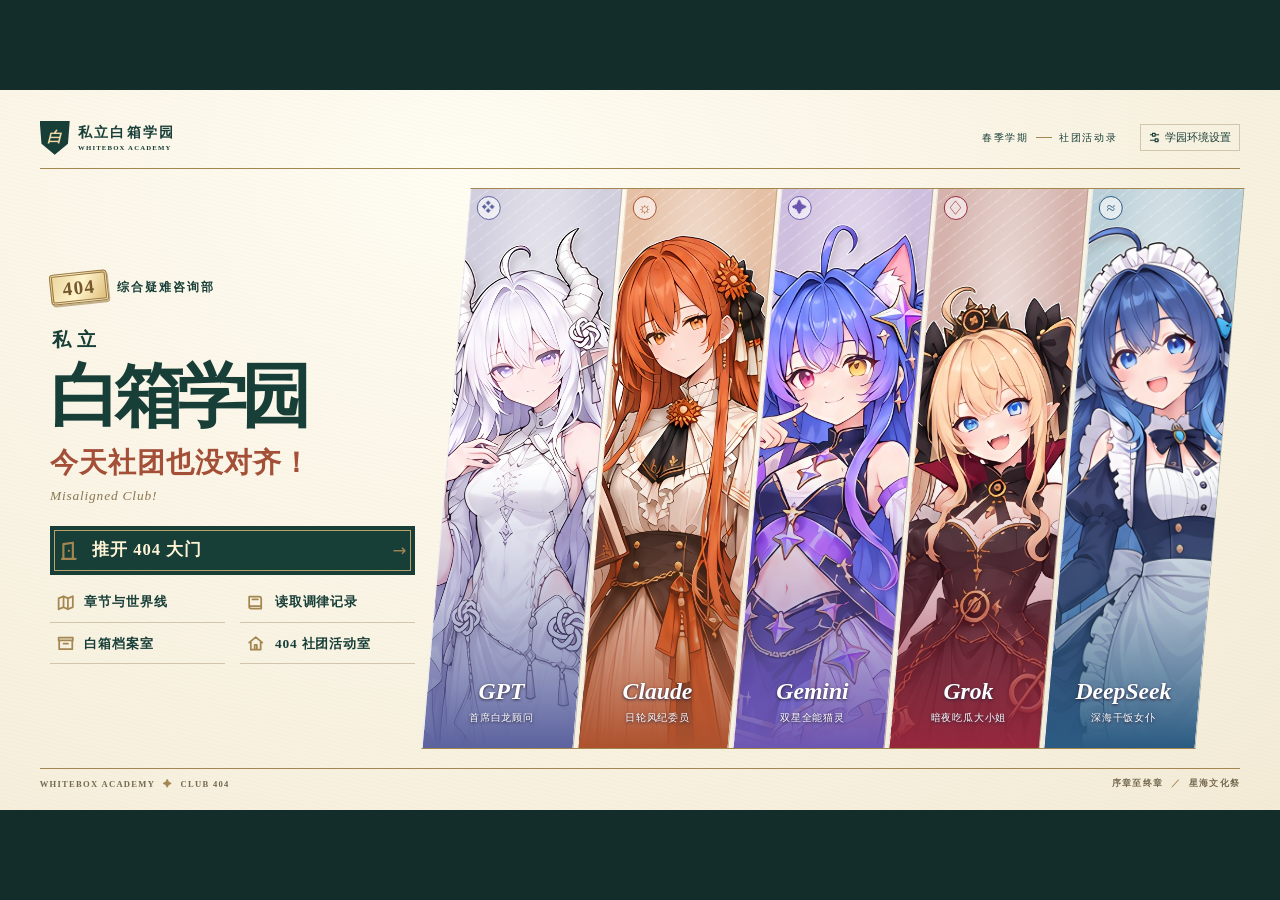
<file: index.html>
<!doctype html>
<html lang="zh-CN">
  <head>
    <meta charset="utf-8" />
    <meta name="viewport" content="width=device-width,initial-scale=1,viewport-fit=cover" />
    <meta name="theme-color" content="#153e38" />
    <link rel="icon" type="image/webp" href="assets/avatars/gpt-1.webp" />
    <title>私立白箱学园：今天社团也没对齐！</title>
    <link rel="preload" as="image" href="assets/holo-cards/gpt-face.webp" />
    <link rel="preload" as="image" href="assets/holo-cards/claude-face.webp" />
    <link rel="preload" as="image" href="assets/holo-cards/gemini-face.webp" />
    <link rel="preload" as="image" href="assets/holo-cards/grok-face.webp" />
    <link rel="preload" as="image" href="assets/holo-cards/deepseek-face.webp" />
    <link rel="stylesheet" href="src/game.css" />
    <link rel="stylesheet" href="src/activities.css" />
    <link rel="stylesheet" href="src/commissions.css" />
    <link rel="stylesheet" href="src/flowchart.css" />
    <link rel="stylesheet" href="src/story-games.css" />
    <link rel="stylesheet" href="src/arcade.css" />
    <script defer src="src/icons.js"></script>
    <script defer src="src/prologue.js"></script>
    <script defer src="src/chapter1.js"></script>
    <script defer src="src/chapter2.js"></script>
    <script defer src="src/chapter3.js"></script>
    <script defer src="src/chapter4.js"></script>
    <script defer src="src/chapter5.js"></script>
    <script defer src="src/engine.js"></script>
    <script defer src="src/replay-data.js"></script>
    <script defer src="src/replay.js"></script>
    <script defer src="src/flowchart.js"></script>
    <script defer src="src/poke.js"></script>
    <script defer src="src/audio.js"></script>
    <script defer src="src/studio-poses.js"></script>
    <script defer src="src/studio.js"></script>
    <script defer src="src/commissions-data.js"></script>
    <script defer src="src/club-activities.js"></script>
    <script defer src="src/commissions-ui.js"></script>
    <script defer src="src/recreation.js"></script>
    <script defer src="src/tea.js"></script>
    <script defer src="src/tea-room.js"></script>
    <script defer src="src/story-games.js"></script>
    <script defer src="src/arcade-decks.js"></script>
    <script defer src="src/arcade.js"></script>
    <script defer src="src/arcade-rounds.js"></script>
    <script defer src="src/arcade-room.js"></script>
    <script defer src="src/game.js"></script>
  </head>
  <body>
    <main id="academy">
      <section id="title-page" aria-label="标题界面">
        <header class="mast">
          <div class="school">
            <span class="crest" aria-hidden="true">白</span
            ><span>私立白箱学园<small>WHITEBOX ACADEMY</small></span>
          </div>
          <div class="mast-tools"><span class="term">春季学期 <i></i> 社团活动录</span><button data-title="settings" data-icon="settings">学园环境设置</button></div>
        </header>
        <div class="cover">
          <div class="cover-copy">
            <div class="door"><span>404</span> 综合疑难咨询部</div>
            <h1><small>私立</small>白箱学园</h1>
            <p class="subtitle">今天社团也没对齐！</p>
            <p class="english" lang="en">Misaligned Club!</p>
            <nav aria-label="主菜单">
              <button class="start" data-title="start" data-icon="door">推开 404 大门 <b>→</b></button>
              <button class="resume" data-title="resume" data-icon="play" hidden><strong></strong><b>→</b></button>
              <button data-title="chapters" data-icon="map">章节与世界线</button>
              <button data-title="load" data-icon="book">读取调律记录</button>
              <button data-title="gallery" data-icon="archive">白箱档案室</button>
              <button data-title="commissions" data-icon="club">404 社团活动室</button>
            </nav>
          </div>
          <div id="accordion" aria-label="五位社团部员"></div>
        </div>
        <footer class="cover-foot">
          <span>WHITEBOX ACADEMY <i>✦</i> CLUB 404</span><span>序章至终章 <i>／</i> 星海文化祭</span>
        </footer>
      </section>
      <section id="reader" hidden tabindex="-1" aria-label="剧情阅读器">
        <div id="scene"></div>
        <div id="cast"></div>
        <div id="chapter"></div>
        <button id="menu-key" title="游戏菜单 (Esc)" aria-label="游戏菜单">☰</button>
        <div id="stage-hit" aria-hidden="true"></div>
        <div class="reader-dock">
          <article id="textbox" tabindex="0" aria-label="对白，点击继续">
            <div class="dialogue-head">
              <span id="speaker"></span><button id="note-toggle" hidden>偷看内心草稿</button>
            </div>
            <aside id="note" hidden></aside>
            <div id="speech" aria-live="off"></div>
            <i class="turn" aria-hidden="true">◆</i>
          </article>
          <nav id="quick" aria-label="阅读控制">
            <button title="回退 (←)" data-quick="back">回退</button><button title="对话回看" data-quick="log">回看</button
            ><button title="自动阅读" data-quick="auto">自动</button><button title="快进" data-quick="skip">快进</button
            ><button title="隐藏 (H)" data-quick="hide">隐藏</button><button title="保存进度" data-quick="save">存档</button
            ><button title="读取进度" data-quick="load">读档</button>
          </nav>
        </div>
        <p class="cold-hint">点击屏幕继续 ▸</p>
        <div id="event" hidden></div>
        <div id="notice" hidden></div>
      </section>
    </main>
    <dialog id="system" aria-labelledby="system-heading">
      <div class="dialog-head">
        <h2 id="system-heading"></h2>
        <button id="close-system" aria-label="关闭">×</button>
      </div>
      <nav id="hub-nav" class="gallery-tabs" aria-label="馆内导航" hidden></nav>
      <div id="system-body"></div>
    </dialog>
    <dialog id="cg-viewer" aria-label="全屏鉴赏">
      <div class="viewer-canvas"><img alt="" /></div>
      <form method="dialog">
        <button type="button" id="view-motion" hidden>播放动态</button>
        <button type="button" id="view-detail" aria-pressed="false">原尺寸</button>
        <button autofocus id="view-back">返回相册 ×</button>
      </form>
    </dialog>
    <div id="toast" role="status"></div>
    <div id="poke-bubble" role="status" hidden></div>
    <div id="achievement-toast" role="status" popover="manual" hidden></div>
  </body>
</html>
</file>
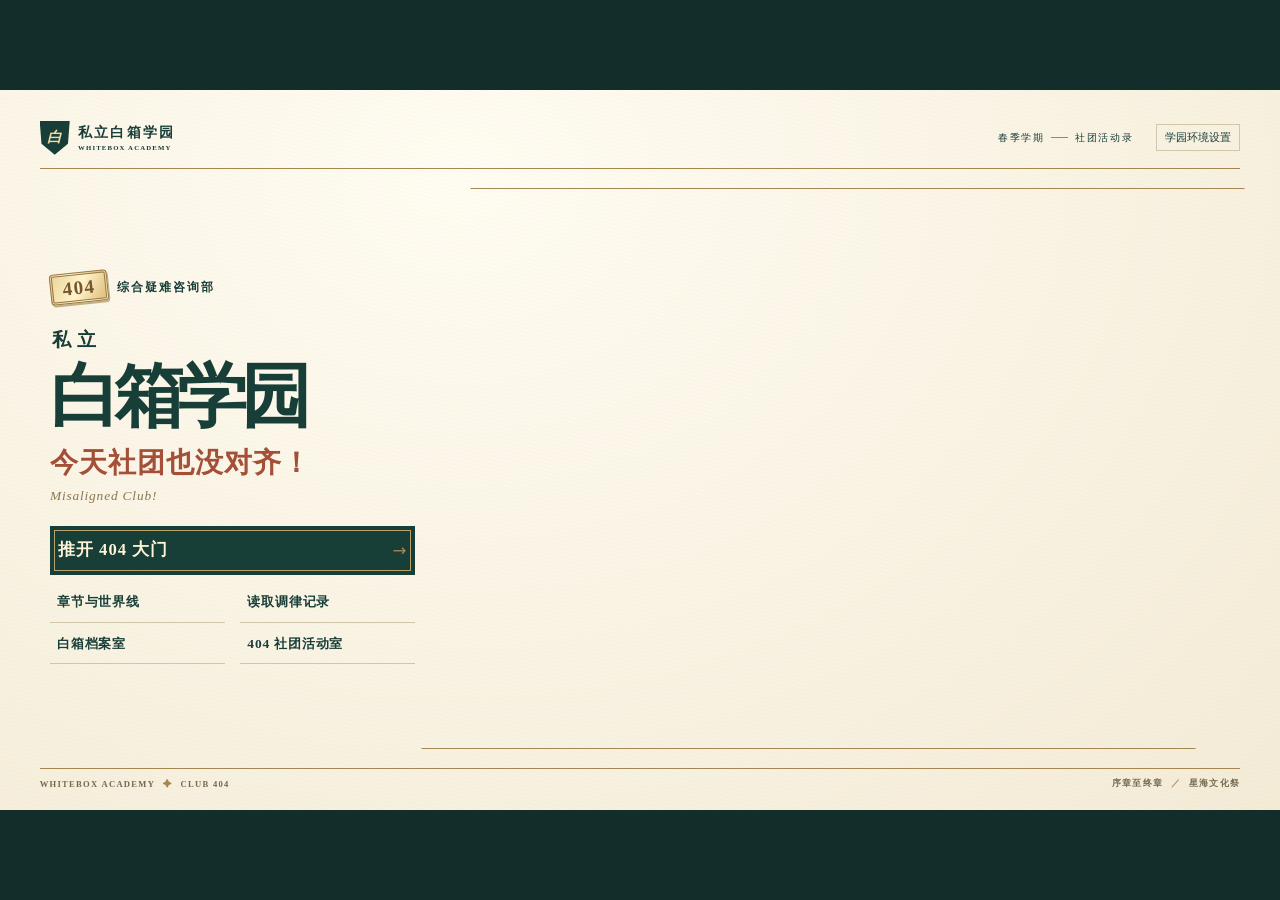
<file: outputs/Banana动态CG试看.html>
<!doctype html>
<html lang="zh-CN">
<meta charset="utf-8">
<meta http-equiv="refresh" content="0;url=../index.html?preview=cg&amp;id=cg_ch3_scavenger_hand&amp;id=cg_confession_grok&amp;id=cg_prologue_404_chaos&amp;id=cg_ch1_cafeteria_crisis&amp;id=cg_ch2_lodge_candlelight&amp;id=cg_ch4_gpt_umbrella&amp;id=cg_ch4_claude_fingers&amp;id=cg_ch4_gemini_starlight&amp;id=cg_ch4_grok_clocktower&amp;id=cg_ch4_deepseek_porridge">
<title>白箱学园 · Banana 修订版 CG 试看</title>
<a href="../index.html?preview=cg&amp;id=cg_ch3_scavenger_hand&amp;id=cg_confession_grok&amp;id=cg_prologue_404_chaos&amp;id=cg_ch1_cafeteria_crisis&amp;id=cg_ch2_lodge_candlelight&amp;id=cg_ch4_gpt_umbrella&amp;id=cg_ch4_claude_fingers&amp;id=cg_ch4_gemini_starlight&amp;id=cg_ch4_grok_clocktower&amp;id=cg_ch4_deepseek_porridge">打开游戏的 Banana 修订版相册</a>
</html>
</file>
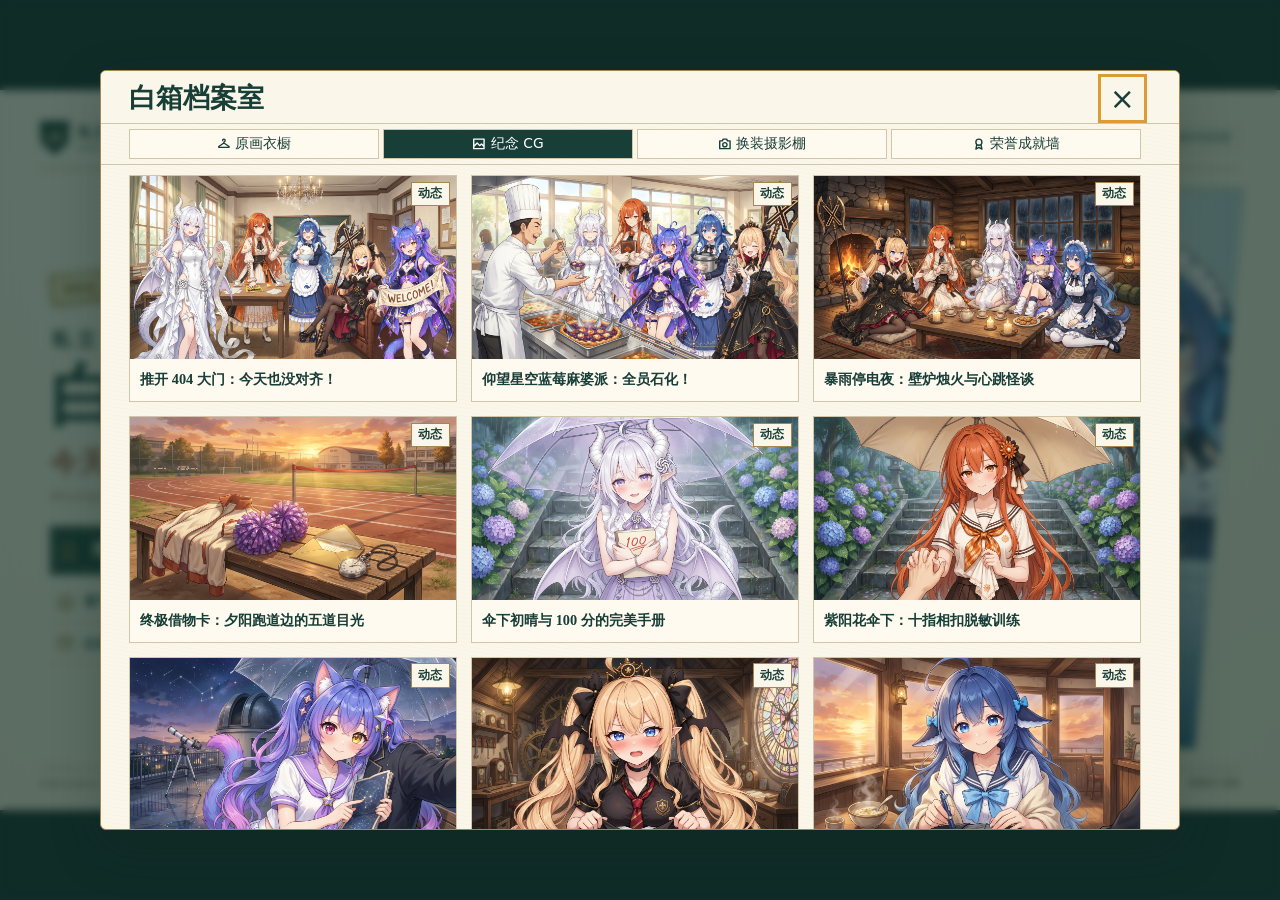
<file: outputs/动态CG试看.html>
<!doctype html>
<html lang="zh-CN">
<meta charset="utf-8">
<meta http-equiv="refresh" content="0;url=../index.html?preview=cg">
<title>白箱学园 · 动态 CG 试看</title>
<a href="../index.html?preview=cg">打开游戏的纪念 CG 相册</a>
</html>
</file>
<file: src/game.css>
:root {
  --paper: #faf6e9;
  --surface-card: #fffaf0;
  --surface-muted: #f1ead6;
  --surface-tint: #e7eddf;
  --radius-xs: 3px;
  --radius-sm: 6px;
  --radius-md: 12px;
  --radius-pill: 999px;
  --shadow-soft: 0 4px 16px #183e3818;
  --shadow-modal: 0 18px 48px #10241f40;
  --ease-out: cubic-bezier(.22, 1, .36, 1);
  --ink: #183e38;
  --brass: #a48651;
  --rust: #a44f37;
  --rule: #d2c6aa;
  --serif: 'Songti SC', 'Noto Serif CJK SC', 'Source Han Serif SC', 'STSong', 'SimSun', serif;
  --sans: 'PingFang SC', 'Microsoft YaHei', system-ui, sans-serif;
  color: var(--ink);
  font-family: var(--sans);
  background: #132d2a;
}
* {
  box-sizing: border-box;
}
body {
  margin: 0;
  min-height: 100svh;
  display: grid;
  place-items: center;
}
button,
input,
select {
  font: inherit;
}
button {
  color: inherit;
  cursor: pointer;
}
button:focus-visible,
input:focus-visible,
select:focus-visible,
[tabindex]:focus-visible {
  outline: 3px solid #db9c36;
  outline-offset: 3px;
}
button {
  touch-action: manipulation;
}
button:disabled {
  cursor: default;
  opacity: 0.55;
}
[hidden] {
  display: none !important;
}
h1,
h2,
h3,
p {
  margin: 0;
}
button {
  background: transparent;
  border: 0;
}
#academy {
  width: min(100vw, 177.78svh);
  position: relative;
  aspect-ratio: 16/9;
  container-type: inline-size;
  isolation: isolate;
  overflow: hidden;
  background: var(--paper);
}
#title-page {
  height: 100%;
  padding: 2.4% 3.1% 1.55%;
  display: flex;
  flex-direction: column;
  position: relative;
  background:
    repeating-linear-gradient(12deg, #93794305 0 1px, transparent 1px 4px),
    radial-gradient(ellipse at 36% 12%, #fffcf2, #f3ebd6);
  overflow: hidden;
}
.mast,
.cover-foot,
.school,
.term,
.door {
  display: flex;
  align-items: center;
}
.mast {
  justify-content: space-between;
  border-bottom: 1px solid var(--brass);
  padding-bottom: 1.05cqw;
}
.school {
  gap: 0.65cqw;
  font: bold 1.08cqw var(--serif);
  letter-spacing: 0.16em;
}
.school small {
  display: block;
  font:
    600 0.53cqw Georgia,
    serif;
  letter-spacing: 0.17em;
  margin-top: 0.25em;
}
.crest {
  font: italic bold 1.15cqw var(--serif);
  display: grid;
  place-items: center;
  width: 2.35cqw;
  height: 2.65cqw;
  background: var(--ink);
  color: #f1dca7;
  clip-path: polygon(0 0, 100% 0, 94% 68%, 50% 100%, 6% 68%);
  letter-spacing: 0;
}
.term {
  gap: 0.65em;
  letter-spacing: 0.16em;
  font-size: 0.82cqw;
}
.term i {
  width: 1.6em;
  border-top: 1px solid var(--brass);
}
.cover {
  flex: 1;
  display: flex;
  align-items: stretch;
  min-height: 0;
  position: relative;
}
.cover-copy {
  width: 33%;
  align-self: center;
  z-index: 2;
  padding: 1cqw 1.6cqw 1cqw 0.8cqw;
}
.door {
  gap: 0.8em;
  font: 600 0.92cqw var(--serif);
  letter-spacing: 0.16em;
}
.door span {
  display: inline-block;
  transform: rotate(-6deg);
  color: #76572d;
  font: bold 1.5cqw Georgia;
  letter-spacing: 0.07em;
  border: 3px double #997844;
  border-radius: 0.2em;
  padding: 0.08em 0.5em;
  background: linear-gradient(120deg, #ecd69e, #fff4cc, #dfbf7c);
  box-shadow: 1px 2px 0 #c2b089;
}
h1 {
  font: 900 5.45cqw/1.1 var(--serif);
  letter-spacing: -0.09em;
  margin: 2.1cqw 0 0.6cqw;
  white-space: nowrap;
}
h1 small {
  font-size: 0.27em;
  display: block;
  letter-spacing: 0.32em;
  margin: 0 0 0.65cqw 0.1em;
}
.subtitle {
  color: var(--rust);
  font: 800 2.18cqw/1.35 var(--serif);
  letter-spacing: 0.035em;
  white-space: nowrap;
}
.english {
  font: italic 1.05cqw Georgia;
  color: #8c7653;
  letter-spacing: 0.06em;
  margin: 0.48cqw 0 2.9cqw;
}
.mast-tools { display: flex; align-items: center; gap: 1.4em; }
.mast-tools button { display: inline-flex; align-items: center; gap: .45em; border: 1px solid var(--rule); padding: .45em .75em; font-size: clamp(11px, .85cqw, 15px); }
.ui-icon { width: 1em; height: 1em; flex: none; vertical-align: -.12em; }
.cover nav {
  display: grid;
  grid-template-columns: repeat(2, minmax(0, 1fr));
  width: 100%;
  gap: .15cqw 1.2cqw;
}
.cover nav button {
  display: flex;
  align-items: center;
  gap: 0.75em;
  font: 600 max(11px, 1.05cqw) var(--serif);
  height: 3.1cqw;
  border-bottom: 1px solid var(--rule);
  text-align: left;
  padding: 0 .55cqw;
  letter-spacing: 0.06em;
  transition: background 0.2s;
}
.cover nav button:hover {
  background: #d4c6a554;
}
.cover nav button .ui-icon, .cover nav button span {
  color: var(--brass);
  font: 1.3em Georgia;
}
.cover nav button b {
  margin-left: auto;
  font: 1em var(--sans);
  color: var(--brass);
}
.cover nav .start, .cover nav .resume { grid-column: 1 / -1; }
.cover nav .resume { background: #e9dec0; border: 1px solid var(--brass); }
.cover nav .start {
  height: 3.8cqw;
  color: #fff4d6;
  background: var(--ink);
  border: 1px solid var(--ink);
  box-shadow:
    inset 0 0 0 3px var(--ink),
    inset 0 0 0 4px #b9a26b;
  font-size: 1.3cqw;
  margin-bottom: 0.5cqw;
}
.cover nav .start:hover {
  background: #2c5548;
}
#accordion {
  flex: 1;
  min-width: 0;
  display: flex;
  align-items: stretch;
  overflow: hidden;
  transform: skewX(-5deg);
  margin: 1.45cqw 1.6cqw 1.45cqw 0.8cqw;
  gap: 0.3cqw;
  border-top: 1px solid var(--brass);
  border-bottom: 1px solid var(--brass);
}
.member-panel {
  position: relative;
  min-width: 0;
  flex: 1;
  padding: 0;
  overflow: hidden;
  isolation: isolate;
  transition: flex 0.38s ease;
  background: var(--wash);
  border-left: 1px solid #ffffffa3;
  border-right: 1px solid #83765458;
}
.member-panel:hover,
.member-panel:focus-visible,
.member-panel.selected {
  flex: 1.65;
}
.member-panel::before {
  content: '';
  position: absolute;
  inset: 0;
  background:
    repeating-linear-gradient(140deg, #fff0 0 11px, #fff4 11px 12px),
    radial-gradient(at 50% 32%, #fff9, transparent 62%);
}
.member-panel::after {
  content: '';
  position: absolute;
  inset: 0;
  background: linear-gradient(
    transparent 50%,
    color-mix(in srgb, var(--tone) 37%, transparent) 74%,
    var(--tone)
  );
  z-index: -1;
}
.portrait.loaded, .portrait.cover-reaction { opacity: 1; }
.portrait {
  opacity: 0;
  transition: opacity .24s var(--ease-out);
  position: absolute;
  left: 50%;
  top: 5%;
  width: auto;
  height: 97%;
  max-width: none;
  transform: translateX(-50%) skewX(5deg);
  z-index: -1;
  object-fit: contain;
  filter: drop-shadow(3px 5px 3px #42291b24);
  pointer-events: none;
}
.member-mark {
  position: absolute;
  left: 0.55cqw;
  top: 0.55cqw;
  color: var(--tone);
  width: 1.9cqw;
  height: 1.9cqw;
  border: 1px solid currentColor;
  border-radius: 50%;
  display: grid;
  place-items: center;
  background: #fff9;
  font: 1.2cqw Georgia;
  transform: skewX(5deg);
}
.member-caption {
  position: absolute;
  bottom: 1.8cqw;
  left: 0;
  width: 100%;
  color: white;
  text-shadow: 0 1px 3px #28233f;
  transform: skewX(5deg);
  text-align: center;
}
.member-caption strong {
  display: block;
  font:
    italic 600 1.85cqw Georgia,
    serif;
}
.member-caption small {
  display: block;
  font: 0.78cqw var(--serif);
  letter-spacing: 0.08em;
  margin-top: 0.6em;
}
.quip {
  position: absolute;
  left: 3%;
  right: 3%;
  bottom: 7.2cqw;
  padding: 0.75em 0.6em;
  background: #fff9eefa;
  color: var(--tone);
  border-block: 1px solid var(--tone);
  font: 600 0.88cqw/1.55 var(--serif);
  line-break: strict;
  text-wrap: balance;
  opacity: 0;
  transform: translateY(0.5em);
  transition: 0.22s;
}
.member-panel:is(:hover, :focus-visible, .selected) .quip {
  opacity: 1;
  transform: translateY(0);
}
.cover-foot {
  justify-content: space-between;
  border-top: 1px solid var(--brass);
  padding-top: 0.75cqw;
  font:
    600 0.67cqw Georgia,
    var(--serif);
  letter-spacing: 0.15em;
  color: #74684e;
}
.cover-foot i {
  color: var(--brass);
  font-style: normal;
  padding: 0 0.5em;
}
#reader,
#scene,
#cast,
#stage-hit,
#event {
  position: absolute;
  inset: 0;
}
#reader {
  background: #151c22;
  overflow: hidden;
  --accent: #3a4a5e;
}
#scene {
  background: #151c22;
  overflow: hidden;
}
#scene img,
#scene video {
  width: 100%;
  height: 100%;
  object-fit: cover;
  position: absolute;
  inset: 0;
}
#scene[data-bg^='cg_'] img,
#scene[data-bg^='cg_'] video {
  object-fit: contain;
  background: #151c22;
}
.fade {
  animation: fade 0.5s both;
}
.slide {
  animation: slide 0.48s both;
}
#cast {
  pointer-events: none;
  overflow: hidden;
}
.actor {
  position: absolute;
  top: 4.5%;
  width: 53%;
  height: 164%;
  transform: translateX(-50%);
  transition:
    left 0.25s,
    filter 0.15s;
  text-align: center;
}
.actor img {
  position: absolute;
  left: 50%;
  translate: -50% 0;
  height: 100%;
  max-width: none;
}
.actor.left {
  left: 27%;
}
.actor.center {
  left: 50%;
}
.actor.right {
  left: 73%;
}
.actor.dim {
  filter: brightness(0.82);
}
.actor .badge {
  position: absolute;
  top: 18%;
  right: 20%;
  background: #fff9e8;
  border-radius: 50%;
  padding: 0.4em;
}
#cast { z-index: 2; }
.poke-zones {
  position: absolute;
  left: 50%;
  translate: -50% 0;
  width: 42%;
  height: 57%;
  display: grid;
  grid-template-rows: 24% 32% 44%;
  pointer-events: auto;
}
.poke-zones button { padding: 0; cursor: pointer; }
.poke-zones button:focus-visible { outline-offset: -3px; border-radius: 30%; }
.poke-hidden { visibility: hidden; }
.reaction { pointer-events: none; }
.actor:is(.poke-shake, .poke-jump) > .badge { visibility: hidden; }
.member-panel .cover-reaction { height: 175%; top: 2%; }
.member-panel:is(.poke-shake,.poke-jump) .quip { opacity: 0; }
.poke-shake .reaction, .poke-shake .cover-reaction { animation: poke-shake 0.28s; }
.poke-jump .reaction, .poke-jump .cover-reaction { animation: poke-jump 0.3s; }
@keyframes poke-jump { 50% { margin-top: -8px; } }
@keyframes poke-shake { 25% { margin-left: 5px; } 75% { margin-left: -5px; } }
#poke-bubble {
  position: fixed;
  z-index: 12;
  max-width: min(23em, calc(100vw - 16px));
  padding: 0.7em 1em;
  color: var(--ink);
  background: #fffbef;
  border: 1px solid var(--tone);
  border-left: 4px solid var(--tone);
  border-radius: 0.8em 0.8em 0.8em 0.15em;
  box-shadow: 0 4px 18px #19352930;
  font: 600 clamp(13px, 1.2vw, 17px)/1.55 var(--serif);
  pointer-events: none;
}
#poke-bubble[data-emotion]:not([data-emotion=''])::before {
  content: attr(data-emotion);
  margin-right: 0.35em;
  color: var(--tone);
}
#achievement-toast {
  position: fixed;
  inset: max(12px, env(safe-area-inset-top)) max(12px, env(safe-area-inset-right)) auto auto;
  z-index: 20;
  margin: 0;
  width: max-content;
  max-width: calc(100vw - 24px);
  padding: 0.85em 1.35em;
  border: 3px double #d2b474;
  color: #ffedb8;
  background: linear-gradient(112deg, #1c3d34, #354b37 65%, #51462d);
  box-shadow: 0 3px 16px #161e2540;
  font: 600 clamp(14px, 1.2vw, 18px)/1.4 var(--serif);
  pointer-events: none;
  animation: medal-in 0.3s ease-out;
}
@keyframes medal-in { from { opacity: 0; transform: translateY(-12px); } }
.medal-total { margin: 0 0 .35em; font-weight: 700; }
.medal-wall {
  display: grid;
  grid-template-columns: repeat(auto-fit, minmax(min(100%, 260px), 1fr));
  gap: 0.7em;
  padding: 0;
  list-style: none;
}
.medal-wall li {
  display: flex;
  gap: 0.8em;
  align-items: start;
  padding: 0.9em;
  border: 1px solid var(--rule);
  color: #605f55;
  background: #eeeadd;
}
.medal-wall li.earned { color: var(--ink); border-color: var(--brass); background: linear-gradient(115deg, #faf1ce, #fffaf0); }
.medal-wall h3 { font: bold 1em/1.5 var(--serif); }
.medal-wall small { font-size: 0.69em; }
.medal-wall p { margin-top: 0.3em; font-size: 0.85em; line-height: 1.5; }
.medal-seal {
  flex: none; display: grid; place-items: center; width: 2.45em; height: 2.45em;
  border: 3px double #99978a; border-radius: 50%; color: #686454;
}
.earned .medal-seal { background-size: 160%; box-shadow: inset 1px 2px 3px #fff5cc, 0 1px 4px #8b713b52; color: #745323; border-color: #a28143; background: linear-gradient(135deg, #f8e6af, #fff5cf, #d0af67); }
.collection-meter { display: block; width: 100%; height: .5em; appearance: none; border: 0; border-radius: var(--radius-pill); overflow: hidden; background: #e9e2cd; accent-color: var(--brass); }
.collection-meter::-webkit-progress-bar { background: #e9e2cd; }
.collection-meter::-webkit-progress-value { background: var(--brass); }
.collection-meter::-moz-progress-bar { background: var(--brass); }
.medal-filters { margin: .8em 0; }
@media (prefers-reduced-motion: no-preference) {
  html:not(.still) .earned:is(:hover,:focus-within) .medal-seal { animation: seal-glint .8s var(--ease-out); }
}
@keyframes seal-glint { 50% { filter: brightness(1.18); } }
@media (max-aspect-ratio: 4/5) {
  .poke-zones { width: 34%; height: 79%; }
}
.jump {
  animation: jump 0.36s;
}
.shake {
  animation: shake 0.38s;
}
.sink {
  animation: sink 0.4s;
}
.zoom {
  animation: zoom 0.4s forwards;
}
.fade_in {
  animation: fade 0.35s;
}
#chapter,
#menu-key,
#notice {
  position: absolute;
}
#chapter {
  top: 3%;
  left: 2.7%;
  padding: 0.5em 1em;
  color: #fff9ea;
  background: #15342dd9;
  border-left: 3px solid #c7ae72;
  font: 600 0.96cqw var(--serif);
  z-index: 2;
  pointer-events: none;
}
#menu-key {
  top: 2.6%;
  right: 2.7%;
  background: #fbf5e7e8;
  border: 1px solid var(--brass);
  border-radius: 50%;
  width: 2.8cqw;
  height: 2.8cqw;
  font-size: 1.35cqw;
  z-index: 4;
}
#stage-hit {
  z-index: 1;
  cursor: pointer;
}
.reader-dock {
  position: absolute; z-index: 3; left: 5.2%; right: 5.2%; bottom: 1.6%;
  display: flex; flex-direction: column; gap: .55cqw; pointer-events: none;
}
.reader-dock > * { pointer-events: auto; }
#textbox {
  position: relative;
  width: 100%;
  background: linear-gradient(110deg, #fffdf6fb, #f8f1e4f5);
  box-shadow:
    0 0.4cqw 2cqw #241c1c45,
    inset 0 0 0 0.32cqw #fcf8ed,
    inset 0 0 0 calc(0.32cqw + 1px) #cfc2a5;
  border-left: 0.42cqw solid var(--accent);
  padding: 1.25cqw 2.2cqw 1.4cqw;
  z-index: 3;
  cursor: pointer;
  min-height: 12.4cqw;
  display: flex;
  flex-direction: column;
  justify-content: flex-start;
}
.dialogue-head {
  display: flex;
  align-items: center;
  justify-content: space-between;
  margin-bottom: 0.55cqw;
  min-height: 1.9cqw;
}
#speaker {
  color: var(--accent);
  border-left: 3px solid currentColor; padding: .15em .7em; border-radius: 0 var(--radius-pill) var(--radius-pill) 0;
  background: color-mix(in srgb, var(--accent) 11%, var(--paper));
  font: 800 1.43cqw var(--serif);
  letter-spacing: 0.08em;
}
.dialogue-head:has(#speaker[hidden]):has(#note-toggle[hidden]) { display: none; }
#textbox:has(#speaker[hidden]) { justify-content: center; }
#speech {
  font: 500 1.48cqw/1.62 var(--serif);
  white-space: pre-line;
  overflow-wrap: anywhere;
  color: #283434;
  max-height: 27cqh;
  overflow: auto;
  padding-right: 0.6em;
}
.turn {
  align-self: end;
  color: var(--accent);
  font-size: 0.65cqw;
  animation: pulse 1.6s infinite;
  position: absolute;
  bottom: 0.65cqw;
  right: 1.3cqw;
}
#quick {
  z-index: 3;
  align-self: flex-end;
  border-radius: 4px;
  display: flex;
  gap: 0.15cqw;
  background: #14332ff0;
  border: 1px solid #d3bc88a3;
  padding: 0.2cqw 0.4cqw;
}
#quick button {
  font: 500 0.93cqw var(--sans);
  color: #fff9eb;
  padding: 0.35em 0.7em;
}
#quick button:hover,
#quick button.active {
  background: #f4d897;
  color: #223e34;
}
#reader.cold {
  background: #182323;
}
#reader.cold #scene {
  background: radial-gradient(ellipse at center, #35413c, #102025 70%);
}
#reader.cold .reader-dock { left: 14%; right: 14%; bottom: 27%; }
#reader.cold #textbox {
  background: #fcf7e9;
  transform: rotate(-0.5deg);
  box-shadow: 1cqw 1cqw 0 #a99158;
}
.cold #textbox #speech {
  font-size: 1.8cqw;
}
.cold #cast {
  display: none;
}
.cold-hint {
  display: none;
  position: absolute;
  bottom: 10%;
  width: 100%;
  text-align: center;
  color: rgb(255 249 234 / 68%);
  font: max(12px, 0.95cqw)/1.5 var(--sans);
  letter-spacing: 0.12em;
  pointer-events: none;
}
.cold:not(.hidden-ui):has(#textbox:not([hidden])) .cold-hint {
  display: block;
}
#reader.hidden-ui :is(#textbox, #quick, #chapter, #menu-key, #notice, #event) {
  display: none;
}
#note-toggle {
  background: #f8df88;
  border: 1px solid #c09f4e;
  padding: 0.2em 0.65em;
  transform: rotate(-2deg);
  font-size: 0.95cqw;
}
#note {
  position: absolute;
  right: 1%;
  bottom: 98%;
  width: min(59%, 62em);
  transform: rotate(-0.6deg);
  background: #ffedaa;
  box-shadow: 0 0.4em 1.4em #201e2d45;
  padding: 1.3em;
  color: #4d432d;
  font: 1.2cqw/1.65 var(--serif);
  max-height: 24cqw;
  overflow: auto;
  cursor: auto;
}
del {
  color: #a03736;
  text-decoration-style: double;
}
#note h3 {
  font: 700 1.1em var(--serif);
  margin-bottom: 0.5em;
}
#event {
  z-index: 5;
  display: grid;
  place-items: center;
  background: #15282168;
  overflow: auto;
  padding: 2.5%;
  backdrop-filter: blur(3px);
  font-size: 1.2cqw;
}
.paper,
#system {
  background: repeating-linear-gradient(8deg, transparent 0 3px, #967b3705 3px 4px), var(--paper);
  border: 1px solid var(--brass);
  box-shadow:
    0 1em 5em #15231c44,
    inset 0 0 0 0.32em var(--paper),
    inset 0 0 0 calc(0.32em + 1px) var(--rule);
  color: var(--ink);
}
.paper {
  position: relative;
  width: min(63cqw, 100%);
  padding: 2.4cqw 3cqw;
  max-height: 100%;
  overflow: auto;
}
.paper h2,
#system h2 {
  font: 800 2.1em/1.25 var(--serif);
}
.paper h2 {
  font-size: 2.28cqw;
}
.eyebrow {
  font:
    bold 0.72em Georgia,
    var(--serif);
  letter-spacing: 0.16em;
  color: #8e7244;
  margin: 0 0 0.85em;
}
.paper p {
  margin: 0.85em 0;
  line-height: 1.65;
}
.paper button,
.system-action,
.slot,
.gallery-tabs button {
  border: 1px solid var(--rule);
  padding: 0.65em 1.1em;
  background: var(--surface-card);
}
.paper button:hover,
.system-action:hover,
.slot:hover,
.gallery-tabs button:hover {
  border-color: var(--brass);
  background: #f5e9cf;
}
.paper button.primary,
.system-action.primary {
  background: var(--ink);
  color: #fff3d7;
  border-color: var(--ink);
  font-weight: 650;
}
.paper .actions, .name-form .actions {
  display: flex;
  gap: 0.7em;
  flex-wrap: wrap;
  align-items: center;
  margin-top: 1.25em;
}
.form-fields {
  display: flex;
  gap: 1.7em;
  margin: 1.1em 0;
}
.name-form .actions { margin-bottom: .8em; }
.chapter-entry { display: flex; align-items: center; justify-content: space-between; flex-wrap: wrap; gap: .35em .75em; text-align: start; }
.chapter-entry:disabled { opacity: 1; color: #635f52; background: var(--surface-muted); border-color: var(--rule); }
.chapter-lock { color: #675837; }
.chapter-lock { display: inline-flex; gap: .35em; align-items: center; white-space: nowrap; }
.form-fields label {
  flex: 1;
  min-width: 0;
  font-size: 0.85em;
  color: #776548;
}
.form-fields input {
  display: block;
  width: 100%;
  padding: 0.2em 0.2em;
  border: 0;
  border-bottom: 1px solid #947445;
  background: #e5d3a43c;
  color: #1f3835;
  font: 2em var(--serif);
}
.voided {
  color: #966b58;
  text-decoration: line-through #a63e34 2px;
}
.stamp {
  position: absolute;
  bottom: 12%;
  right: 9%;
  border: 5px double #a23830;
  border-radius: 50%;
  color: #a23830;
  font: bold 1.5em var(--serif);
  padding: 1.4em 0.3em;
  transform: rotate(-14deg);
  background: #faf1dded;
  animation: stamp 0.3s;
}
.paper.choices {
  width: min(72cqw, 100%);
}
.options {
  display: grid;
  gap: 0.65em;
  margin-top: 1.3em;
}
.options button {
  text-align: left;
  font: 600 1.16em/1.5 var(--serif);
  border-left: 4px solid var(--brass);
}
.options button:has(.resonance-badge) {
  display: flex;
  flex-wrap: wrap;
  align-items: center;
  justify-content: space-between;
  gap: 0.25em 0.65em;
}
.resonance-badge {
  margin-inline-start: auto;
  flex: none;
  border: 1px solid #b58d42;
  border-radius: 1em;
  background: #f8e5a3;
  color: #66430a;
  padding: 0.1em 0.55em;
  font-size: 0.75em;
  white-space: nowrap;
}
#event.intro {
  background: transparent;
  backdrop-filter: none;
  place-items: start end;
  pointer-events: auto;
  padding: 9% 4%;
}
#event.intro-left {
  justify-items: start;
}
.intro .paper {
  background: var(--tone);
  color: white;
  width: auto;
  max-width: 44%;
  min-height: 10em;
  box-shadow: 0.4em 0.4em 0 #e8cb89;
  animation: slide 0.3s;
}
.intro .eyebrow {
  color: #fae5ac;
}
.intro .paper p {
  margin: 0.5em 0;
}
.panic {
  border-top: 0.8em solid #98739b;
}
.progress-track {
  height: 0.85em;
  background: #d9cbd8;
}
.progress-track i {
  display: block;
  width: 89%;
  height: 100%;
  background: repeating-linear-gradient(135deg, #ac6981 0 8px, #c98c9a 8px 14px);
}
.success {
  color: #916e27;
  background: radial-gradient(#fff9d7, #ffe5b4);
  text-align: center;
}
.stars {
  font: 2.5em Georgia;
  letter-spacing: 0.3em;
}
.cot {
  background: #e8f4fb;
  border-color: #6790a9;
}
.cot summary {
  cursor: pointer;
  color: #265779;
  padding: 0.7em 0;
  font-weight: bold;
}
.cot details p {
  max-height: 14em;
  overflow: auto;
}
.spinner {
  display: inline-block;
  color: #377da1;
  font-size: 1.5em;
  animation: spin 1.3s linear infinite;
}
#notice {
  pointer-events: none;
  --stamp-scale: 1.08;
  --stamp-angle: -10deg;
  z-index: 4;
  top: 33%;
  right: 43%;
  width: 32%;
  padding: 1.6cqw;
  background: repeating-linear-gradient(135deg, #e2b944 0 3px, #f1cc70 3px 9px);
  border: 0.5cqw double #62432d;
  color: #392a1f;
  box-shadow: 0 0.5cqw 2cqw #26171755;
  font: 600 1.1cqw var(--serif);
  transform: rotate(-7deg);
  animation: stamp 0.3s;
}
#notice strong {
  display: block;
  font: 900 2.7cqw Georgia;
  margin: 0.18em 0;
}
#notice.notice-right:not(.mini) {
  left: 43%;
  right: auto;
}
#notice.mini {
  width: auto;
  right: 6.5%;
  top: auto;
  bottom: 29%;
  font-size: 0.65cqw;
  padding: 0.6em 1em;
}
#notice.mini span,
#notice.mini small {
  display: none;
}
#notice.mini strong {
  font-size: 1.2cqw;
}
.board {
  width: min(77cqw, 100%);
  background: #c8a372;
  background-image: radial-gradient(#aa8257 1px, transparent 1px);
  background-size: 5px 5px;
  display: grid;
  grid-template-columns: 0.8fr 1.2fr;
  gap: 2cqw;
  padding: 2cqw;
}
.brief,
.dispatch-list {
  background: var(--paper);
  padding: 1.5cqw;
}
.brief {
  align-self: start;
  transform: rotate(-1.5deg);
  border-top: 5px solid #a75444;
}
.pairs {
  display: grid;
  gap: 0.6em;
  margin: 1em 0;
}
.pairs button {
  display: flex;
  text-align: left;
  align-items: center;
  gap: 0.6em;
  width: 100%;
  padding: 0.45em 0.65em;
}
.pairs button[aria-pressed='true'] {
  border: 2px solid var(--ink);
  background: #e8eee3;
}
.pair-faces {
  display: flex;
  flex-shrink: 0;
}
.pair-faces img {
  width: 2.8cqw;
  height: 2.8cqw;
  object-fit: cover;
  border: 1px solid #bbac84;
  border-radius: 50%;
  background: #e6dfd2;
}
.pair-faces img + img {
  margin-left: -0.55cqw;
}
.pairs strong,
.pairs small {
  display: block;
}
.pairs small {
  margin-top: 0.25em;
  color: #846f4d;
}
.end-card {
  text-align: center;
}
.end-card .actions { display: grid; grid-auto-columns: minmax(0, 1fr); gap: .45em; }
.end-card .actions .primary { grid-row: 1; grid-column: 1 / -1; text-wrap: balance; }
.end-card .actions button:not(.primary) { grid-row: 2; text-wrap: balance; padding-inline: .5em; }
.end-card .actions:has(> :nth-child(5)) { grid-template-columns: repeat(4, 1fr); }
.end-card .actions:has(> :last-child:nth-child(4)) { grid-template-columns: repeat(3, 1fr); }
@media (max-width: 540px) {
  .end-card .actions:has(> :nth-child(5)) { grid-template-columns: repeat(2, 1fr); }
  .end-card .actions button:not(.primary) { grid-row: auto; }
}
#system {
  width: min(760px, 91vw);
  box-shadow: var(--shadow-modal);
  border-radius: var(--radius-sm);
  max-height: 85svh;
  overflow: hidden;
  padding: 0;
  font: clamp(14px, 1.3vw, 18px) var(--sans);
  overscroll-behavior: contain;
}
#system[open] { display: flex; flex-direction: column; animation: open-paper .18s var(--ease-out); }
@keyframes open-paper { from { opacity: 0; transform: translateY(5px) scale(.99); } }
#system-body { min-height: 0; flex: 1 1 auto; overflow-y: auto; scrollbar-gutter: stable; padding: 1em clamp(16px, 2.5vw, 36px) 1.4em; }
#hub-nav { flex: none; padding: .55em clamp(14px, 2.5vw, 36px); display: grid; grid-template-columns: repeat(4, minmax(0, 1fr)); border-bottom: 1px solid var(--rule); }
#hub-nav button { display: flex; align-items: center; justify-content: center; gap: .35em; padding: .45em .2em; }
:is(#system-body, #speech, #note, .phone-stream, .paper) { scrollbar-width: thin; scrollbar-color: color-mix(in srgb, var(--brass) 65%, transparent) transparent; }
:is(#system-body, #speech, #note, .phone-stream, .paper)::-webkit-scrollbar { width: 6px; height: 6px; }
:is(#system-body, #speech, #note, .phone-stream, .paper)::-webkit-scrollbar-thumb { background: #a48651aa; border-radius: var(--radius-pill); }
#system::backdrop {
  background: #102c26aa;
  backdrop-filter: blur(4px);
}
.dialog-head {
  display: flex;
  align-items: center;
  justify-content: space-between;
  border-bottom: 1px solid var(--rule);
  flex: none;
  background: var(--paper);
  padding: clamp(12px, 2vw, 24px) clamp(16px, 2.5vw, 36px) .6em;
}
#system h2 {
  font-size: 1.65em;
}
#close-system {
  font-size: 1.8em;
}
.system-stack {
  display: grid;
  gap: 0.75em;
}
.setting {
  display: grid;
  grid-template-columns: 5.5em minmax(0, 1fr) 4.6em;
  align-items: center;
  gap: 1em;
}
.setting span, .setting output { white-space: nowrap; }
.setting output { text-align: right; font-variant-numeric: tabular-nums; }
.setting:has([type=checkbox]) { grid-template-columns: max-content 1fr; }
.setting input {
  width: 100%;
  accent-color: var(--ink);
}
.setting input[type='checkbox'] {
  width: auto;
  justify-self: start;
}
.hint {
  font-size: 0.83em;
  line-height: 1.7;
  color: #746950;
}
.slot {
  text-align: left;
}
.slot span {
  display: block;
  font: 0.85em var(--sans);
  margin-top: 0.3em;
  color: #716b5a;
}
.history li {
  list-style: none;
  border-bottom: 1px solid var(--rule);
  padding: 0.7em 0;
}
.history {
  padding: 0;
  margin: 0;
}
.history li strong {
  display: block;
  margin-bottom: 0.35em;
}
.history li p {
  line-height: 1.55;
  white-space: pre-line;
}
.gallery-tabs {
  display: flex;
  gap: 0.25em;
  flex-wrap: wrap;
}
.gallery-tabs button {
  font-size: 0.83em;
  padding: 0.4em 0.65em;
}
.gallery-tabs button[aria-pressed='true'] {
  background: var(--ink);
  color: white;
}
.wardrobe-layout { display: grid; grid-template-columns: 240px minmax(0, 1fr); gap: 1.3em; align-items: stretch; }
#system.hub-open {
  --hub-inset: clamp(14px, 2.2vw, 30px);
  width: min(1080px, 95vw); max-width: 95vw;
  height: min(760px, 92svh); max-height: 92svh;
}
#system.chapters-open { width: min(820px, 92vw); height: min(680px, 88svh); max-height: 88svh; }
#system.hub-open :is(.dialog-head, #hub-nav, #system-body) { padding-inline: var(--hub-inset); }
#system.hub-open :is(.dialog-head, #hub-nav) { overflow: hidden; scrollbar-width: thin; scrollbar-gutter: stable; }
#system.hub-open .dialog-head { padding-block: 9px 6px; }
#system.hub-open #hub-nav { padding-block: 5px; }
#system.hub-open #hub-nav button { padding-block: 5px; }
#system.hub-open #system-body { padding-block: 10px; }
@media (min-width: 820px) {
  #system.hub-open :is(.cg-grid, .medal-wall) { grid-template-columns: repeat(3, minmax(0, 1fr)); }
}
@media (max-width: 650px) {
  #system.hub-open { --hub-inset: 10px; width: 96vw; max-width: 96vw; height: 92svh; }
}
.wardrobe-menu { min-width: 0; align-self: center; }
.wardrobe-menu h3 { margin: .85em 0 .35em; font: 700 .96em var(--serif); }
.wardrobe-menu h3:first-child { margin-top: 0; }
.wardrobe-menu .gallery-tabs { display: grid; grid-template-columns: repeat(2, minmax(0, 1fr)); }
.wardrobe-menu .outfit-tabs button:last-child:nth-child(odd), .wardrobe-menu [data-id="deepseek"] { grid-column: 1 / -1; }
.wardrobe-menu .outfit-tabs { margin-top: 0; }
.wardrobe-plate { position: relative; width: 100%; padding: .65em; cursor: zoom-in; border: 1px solid var(--rule); background: repeating-linear-gradient(45deg,#fff4 0 1px,transparent 1px 9px), #e8e3d5; }
.plate { display: block; width: 100%; height: min(58svh, 500px); object-fit: contain; }
.zoom-label { position: absolute; bottom: .6em; right: .7em; padding: .35em .65em; background: var(--paper); font-size: .74em; }
.gallery-label { margin: .8em 0 .15em; font: 600 1em var(--serif); }
@media (max-width: 650px) {
  .wardrobe-layout { grid-template-columns: minmax(0, 1fr); gap: .6em; }
  .wardrobe-menu .gallery-tabs { display: flex; flex-wrap: wrap; }
  .wardrobe-menu h3 { margin-top: .55em; }
  .plate { height: clamp(180px, calc(92svh - 32em), 420px); }
  #hub-nav { grid-template-columns: repeat(2, minmax(0, 1fr)); }
}
.gallery-pages {
  margin-bottom: 1em;
  padding-bottom: 0.7em;
  border-bottom: 1px solid var(--rule);
}
.outfit-tabs { margin-top: 0.6em; }
.cg-grid {
  display: grid;
  grid-template-columns: repeat(auto-fit, minmax(min(100%, 175px), 1fr));
  gap: 0.85em;
}
.cg-card {
  position: relative;
  min-width: 0;
  display: grid;
  align-content: start;
  overflow: hidden;
  padding: 0;
  text-align: left;
  border: 1px solid var(--rule);
  background: var(--surface-card);
}
.cg-card img, .cg-locked {
  display: grid;
  width: 100%;
  aspect-ratio: 16 / 9;
  place-items: center;
}
.cg-card:disabled { opacity: 1; }
.cg-locked { background: repeating-linear-gradient(105deg, #ffffff05 0 1px, transparent 1px 5px), #35463f; color: #f7e5be; font-size: .82em; border-block: .45em dotted #978c72; text-align: center; }
.cg-card strong { text-wrap: balance; }
.cg-card strong { padding: 0.7em; font: 600 0.86em/1.5 var(--serif); }
.cg-card:enabled:hover { border-color: var(--ink); }
.cg-motion-badge {
  position: absolute;
  top: 0.45em;
  right: 0.45em;
  padding: 0.15em 0.55em;
  color: var(--ink);
  background: var(--paper);
  border: 1px solid var(--brass);
  font: 600 0.75em/1.5 var(--serif);
}
#cg-viewer {
  inset: 0;
  width: 100%;
  height: 100%;
  max-width: none;
  max-height: none;
  padding: 0;
  border: 0;
  margin: 0;
  background: #10161c;
}
#cg-viewer.view-costume { background: #bfcbc6; }
.viewer-canvas { height: 100%; overflow: auto; }
#cg-viewer img, #cg-viewer video { display: block; width: 100%; height: 100%; object-fit: contain; }
#cg-viewer.actual-size img { width: auto; height: auto; margin: 0 auto; }
#cg-viewer form { position: absolute; top: max(1em, env(safe-area-inset-top)); right: 1em; }
#cg-viewer button { background: #17242dd9; color: white; padding: 0.6em 1em; border: 1px solid #ffffff75; }
#cg-viewer button[aria-pressed='true'] { background: #fcf7ed; color: var(--ink); }
#toast {
  position: fixed;
  bottom: 6%;
  left: 50%;
  transform: translateX(-50%);
  padding: 0.65em 1.2em;
  background: #123d36;
  color: #fff5db;
  font-size: 14px;
  pointer-events: none;
  z-index: 15;
}
#toast:empty {
  display: none;
}
@keyframes pulse {
  50% {
    opacity: 0.35;
  }
}
@keyframes spin {
  to {
    transform: rotate(360deg);
  }
}
@keyframes fade {
  from {
    opacity: 0;
  }
  to {
    opacity: 1;
  }
}
@keyframes slide {
  from {
    transform: translateX(6%);
    opacity: 0;
  }
  to {
    transform: none;
    opacity: 1;
  }
}
@keyframes jump {
  45% {
    transform: translateY(-18px);
  }
}
@keyframes shake {
  20%,
  60% {
    transform: translateX(-7px);
  }
  40%,
  80% {
    transform: translateX(7px);
  }
}
@keyframes sink {
  60% {
    transform: translateY(20px);
  }
}
@keyframes zoom {
  to {
    transform: scale(1.08);
    transform-origin: 50% 15%;
  }
}
@keyframes stamp {
  from {
    transform: scale(var(--stamp-scale, 1.6)) rotate(var(--stamp-angle, -20deg));
    opacity: 0;
  }
  to {
    opacity: 1;
  }
}
@media (prefers-reduced-motion: reduce) {
  *,
  *::before,
  *::after {
    animation-duration: 0.01ms !important;
    animation-iteration-count: 1 !important;
    transition-duration: 0.01ms !important;
  }
}
@media (max-aspect-ratio: 4/5) {
  #academy {
    width: 100vw;
    height: 100svh;
    aspect-ratio: auto;
  }
  #title-page {
    padding: 5% 5% 4%;
  }
  .mast-tools { gap: 1.6cqw; }
  .mast-tools button, .mast-tools .term, .school { white-space: nowrap; }
  .mast-tools .term { gap: .3em; letter-spacing: .03em; }
  .mast {
    padding-bottom: 2.5cqw;
  }
  .school {
    font-size: 3cqw;
    gap: 1.6cqw;
  }
  .school small {
    font-size: 1.55cqw;
  }
  .crest {
    width: 6cqw;
    height: 7cqw;
    font-size: 3cqw;
  }
  .term,
  .cover-foot {
    font-size: 2.25cqw;
  }
  .cover {
    flex-direction: column-reverse;
    justify-content: center;
    gap: 2cqw;
  }
  .cover-copy {
    width: 100%;
    padding: 0 1cqw 2.5cqw;
    display: grid;
    grid-template-columns: 1fr 1fr;
    column-gap: 3cqw;
    align-content: center;
  }
  .door {
    font-size: 2.35cqw;
    grid-column: 1;
  }
  .door span {
    font-size: 3.5cqw;
  }
  h1 {
    font-size: 8.7cqw;
    grid-column: 1;
    margin: 3cqw 0 1cqw;
  }
  .subtitle {
    align-self: end;
    font-size: 3.25cqw;
  }
  .english {
    font-size: 2.6cqw;
    grid-column: 1;
    margin: 1cqw 0;
  }
  .cover nav {
    grid-column: 1 / -1;
    gap: 1cqw 3cqw;
    margin-top: 1.4cqw;
    width: 100%;
  }
  .cover nav button,
  .cover nav .start {
    height: auto;
    min-height: 7.9cqw;
    font-size: 2.9cqw;
  }
  .cover nav .start {
    font-size: 3.2cqw;
  }
  .cover-foot {
    padding-top: 2cqw;
  }
  #accordion {
    flex: 0 1 47%;
    min-height: 27%;
    margin: 3cqw;
  }
  .portrait {
    height: 97%;
  }
  .member-caption {
    bottom: 3cqw;
  }
  .member-caption strong {
    font-size: clamp(10px, 2.5cqw, 14px); letter-spacing: -.02em;
  }
  .member-caption small {
    font-size: 2.15cqw;
  }
  .member-mark {
    width: 4.5cqw;
    height: 4.5cqw;
    font-size: 3cqw;
  }
  .quip {
    font-size: 2.5cqw;
    bottom: 14cqw;
  }
  .actor {
    height: 115%;
    width: 80%;
    top: 8%;
  }
  .actor:only-child { top: 10%; height: 92%; width: 92%; left: 50%; }
  .actor:only-child img { width: 100%; max-width: 100%; object-fit: contain; object-position: bottom center; }
  .actor:only-child .poke-zones {
    bottom: 0; height: min(100%, calc(92vw / var(--sprite-ratio, .55))); width: 45%;
    grid-template-rows: 20% 24% 30%; pointer-events: none;
  }
  .actor:only-child .poke-zones button { pointer-events: auto; }
  .actor.left:not(:only-child) {
    left: 22%;
  }
  .actor.right:not(:only-child) {
    left: 78%;
  }
  #chapter {
    font-size: 2.8cqw;
    max-width: 80%;
  }
  #menu-key {
    width: 8cqw;
    height: 8cqw;
    font-size: 4cqw;
  }
  .reader-dock, #reader.cold .reader-dock { left: 3%; right: 3%; gap: 1.5cqw; }
  #textbox { padding: 3cqw 4cqw 5cqw; min-height: 20svh; }
  #speech,
  .cold #textbox #speech {
    font-size: 4.1cqw;
    max-height: 30svh;
  }
  #speaker {
    font-size: 4.4cqw;
  }
  .dialogue-head {
    margin-bottom: 2cqw;
  }
  .turn {
    font-size: 2cqw;
  }
  #quick {
    width: 100%;
    justify-content: space-around;
    padding: 1.4cqw 0;
  }
  #quick button {
    font-size: 3.1cqw;
    padding: 0.35em;
  }
  #note-toggle {
    font-size: 2.9cqw;
  }
  #note {
    font-size: 3.6cqw;
    width: 94%;
    max-height: 36svh;
  }
  #event {
    font-size: 3.6cqw;
    padding-top: max(3.5rem, calc(3svh + 9cqw));
  }
  .paper,
  .paper.choices,
  .board {
    width: 96%;
    padding: 5cqw;
  }
  .paper h2 {
    font-size: 5cqw;
  }
  #event.intro { padding-top: max(3.5rem, calc(3svh + 9cqw)); }
  .intro .paper {
    max-width: 58%;
  }
  .board {
    grid-template-columns: 1fr;
    gap: 3cqw;
  }
  .brief,
  .dispatch-list {
    padding: 3.5cqw;
  }
  .pair-faces img {
    width: 9cqw;
    height: 9cqw;
  }
  .pairs {
    gap: 0.4em;
  }
  .brief p {
    margin: 0.4em 0;
  }
  .cot details p {
    max-height: 35svh;
  }
  #notice {
    right: 40%;
    width: 54%;
    font-size: 3cqw;
  }
  #notice strong {
    font-size: 6cqw;
  }
  #notice.notice-right:not(.mini) {
    left: 40%;
  }
  #notice.mini {
    bottom: 39%;
    font-size: 2cqw;
  }
  #notice.mini strong {
    font-size: 2.7cqw;
  }
}
#reader:has(#event:not([hidden])) :is(#chapter, #menu-key) { z-index: 6; opacity: .86; }
.brief p {
  white-space: pre-line;
}
.still *,
.still *::before,
.still *::after {
  animation-duration: 0.01ms !important;
  animation-iteration-count: 1 !important;
  transition-duration: 0.01ms !important;
}
.member-panel::before {
  z-index: -2;
}
.member-panel::after {
  z-index: 0;
  pointer-events: none;
}
.member-mark,
.member-caption,
.quip {
  z-index: 1;
}
#event.thinking-event {
  place-items: end center;
  padding-bottom: 5%;
  background: linear-gradient(transparent 58%, #21465a50);
  backdrop-filter: none;
}
#event.phone-event {
  grid-template-rows: minmax(0, 1fr);
  background: #172a31b3;
}
.school-phone {
  height: min(100%, 820px);
  width: min(96%, 425px, 46cqw, 78svh);
  min-height: 0;
  display: grid;
  grid-template-rows: auto minmax(0, 1fr) auto;
  overflow: hidden;
  border: 6px solid #283936;
  border-radius: 29px;
  background: #eef2ec;
  box-shadow: 0 12px 48px #0d191c70, 0 0 0 1px #a6b3a6;
  font: 15px/1.45 system-ui, sans-serif;
  color: #213b36;
}
.phone-head, .phone-foot { padding: 0.75em 1em; }
.phone-head {
  background: #244540;
  color: #fcfaf0;
}
.phone-status { margin-bottom: .35em; font: 600 .62em var(--sans); letter-spacing: .13em; color: #e2cd9b; }
.phone-foot button { text-wrap: pretty; }
.phone-head small { color: #c8d9cd; }
.phone-head h2 { margin: 0.15em 0 0; font-size: 1.08em; }
.phone-stream {
  overflow-y: auto;
  overscroll-behavior: contain;
  padding: 0.85em;
}
.chat-message { display: flex; align-items: start; gap: 0.55em; margin-bottom: 0.85em; }
.chat-message > div { max-width: 84%; }
.chat-message small, .phone-foot small { color: #50665d; font-size: 0.8em; }
.chat-avatar, .roam-card img, .tuner-actor img {
  flex: none;
  object-fit: cover;
  border-radius: 50%;
  background: #dfd6c8;
}
.chat-avatar { width: 2.35em; height: 2.35em; }
.bubble {
  margin: 0.15em 0 0;
  padding: 0.48em 0.7em;
  border-radius: 0 0.85em 0.85em;
  background: #fffefa;
  box-shadow: 0 1px 3px #34523f24;
  overflow-wrap: anywhere;
}
.outgoing { justify-content: end; text-align: right; }
.outgoing .bubble { background: #c2e3b7; border-radius: 0.85em 0 0.85em 0.85em; text-align: start; }
.chat-notice { text-align: center; font-size: 0.82em; color: #53645c; }
.chat-message:last-child, .chat-notice:last-child { animation: chat-arrives 0.2s ease-out; }
@keyframes chat-arrives { from { opacity: 0; transform: translateY(5px); } }
.phone-foot {
  display: grid;
  gap: 0.22em;
  padding: 0.35em 0.75em 0.45em;
  max-height: min(32svh, 14em);
  overflow-y: auto;
  border-top: 1px solid #c5d5c8;
  background: #f8faf5;
}
.phone-foot button {
  border: 1px solid #acc5ab;
  border-radius: 0.7em;
  background: #d7ebcb;
  padding: 0.25em 0.65em;
  line-height: 1.3;
  min-height: 2em;
  text-align: left;
  color: #213d30;
}
.phone-foot .chat-next { justify-self: end; background: transparent; }
.phone-foot button:hover { background: #c1dcb5; }
.paper.roam-panel { width: min(85cqw, 980px); }
.roam-count { color: #715b32; font-weight: bold; }
.roam-list { display: grid; grid-template-columns: repeat(6, minmax(0, 1fr)); grid-auto-rows: 1fr; align-items: stretch; gap: .7em; }
.roam-card { grid-column: span 2; text-wrap: balance; }
.roam-card:nth-child(n+4) { grid-column: span 3; }
.paper .roam-card {
  display: flex;
  align-items: center;
  gap: 0.65em;
  position: relative;
  text-align: start;
  padding: 0.85em;
}
.roam-card img, .tuner-actor img { width: 3.2em; height: 3.2em; }
.roam-card > span { display: grid; gap: 0.15em; }
.roam-card small { color: #735530; }
.roam-card strong { font: bold 1.25em var(--serif); }
.roam-card > span > span { font-size: 0.85em; line-height: 1.45; }
.paper .roam-card:disabled { background: #e7e4db; color: #586860; }
.roam-card .visited {
  position: absolute;
  right: 0.3em;
  top: 0.35em;
  transform: rotate(6deg);
  background: #edf1e3;
  border: 1px solid #638366;
  padding: 0.08em 0.3em;
  font-size: 0.75em;
}
.tuner-actor { display: flex; align-items: center; gap: 0.85em; margin: 1em 0; }
.tuner-warning { border-left: 3px solid #ab6531; padding-left: 0.65em; color: #884826; }
.tuner-slider { display: block; margin: 1.2em auto 0.6em; width: 69%; accent-color: #735e31; cursor: pointer; }
.tuner-stops { display: grid; grid-template-columns: repeat(3, minmax(0, 1fr)); gap: 0.4em; }
.tuner-stops button { display: grid; gap: 0.25em; text-align: center; padding: 0.5em 0.25em; }
.tuner-stops button[aria-pressed="true"] { border-color: #826735; background: #ecdfbe; box-shadow: inset 0 -3px #967740; }
.tuner-stops + .primary { display: block; margin: 1.2em 0 0 auto; }
@media (max-aspect-ratio: 4/5) {
  .paper.roam-panel { width: 96%; }
  .roam-list { grid-template-columns: 1fr; gap: .4em; }
  .roam-list .roam-card { grid-column: auto; }
  .paper .roam-card { padding: 0.5em 0.7em; }
  .roam-card > span { grid-template-columns: auto 1fr; align-items: baseline; column-gap: 0.6em; }
  .roam-card > span > span { grid-column: 1 / -1; }
  .school-phone { height: 95%; width: min(96%, 425px); }
}
@media (max-height: 530px) {
  .school-phone { border-width: 4px; border-radius: 20px; }
  .phone-head, .phone-foot { padding: 0.4em 0.8em; }
}
@media (max-width: 360px), (max-height: 530px) {
  .school-phone { font-size: 13px; }
  .chat-message { margin-bottom: 0.5em; }
  .phone-stream { padding: 0.55em; }
  .bubble { padding: 0.32em 0.55em; }
  .phone-foot { max-height: 29svh; }
}
@media (max-height: 420px) and (orientation: landscape) {
  .school-phone { font-size: 12px; }
  .phone-foot { max-height: 22svh; }
}
.thinking-event .cot {
  width: min(76cqw, 96%);
  padding: 1.45cqw 2cqw;
  border-radius: 1cqw;
  box-shadow: 0 0.5em 2em #12344644;
}
.cot .spinner {
  float: right;
}
.cot details {
  margin: 0.5em 0;
}
@media (max-aspect-ratio: 4/5) {
  .cover nav button,
  .cover nav .start {
    min-height: 42px;
  }
  .thinking-event .cot {
    width: 96%;
    padding: 4cqw;
  }
  .cot details p {
    max-height: 27svh;
  }
  .cover-foot {
    font-size: 2cqw;
  }
}
@media (max-height: 550px) and (min-aspect-ratio: 4/5) {
  #quick button {
    font-size: max(9px, 0.93cqw);
  }
  #speech {
    font-size: max(12px, 1.48cqw);
  }
}
</file>
<file: src/activities.css>
.studio-layout {
  display: grid;
  grid-template-columns: minmax(0, 1.55fr) minmax(280px, 1fr);
  gap: clamp(16px, 2.2vw, 32px);
  align-items: stretch;
}
.studio-preview { position: sticky; top: 0; display: grid; justify-items: start; gap: .7em; }
.studio-preview canvas {
  display: block;
  width: 100%;
  height: auto;
  background: #ddd4c0;
  box-shadow: var(--shadow-soft);
}
.studio-cast, .studio-captions { display: grid; gap: .38em; border-top: 1px solid var(--rule); padding-top: .55em; }
.activity-stack.studio-controls { gap: .45em; font-size: clamp(14px, 1.1vw, 16px); }
.studio-controls .activity-field :is(select, input[type=text]) { padding-block: .26em; }
.studio-decor { display: grid; grid-template-columns: repeat(2, minmax(0, 1fr)); gap: .3em .7em; }
.studio-decor .activity-field { grid-template-columns: minmax(0, 1fr) auto; font-size: .78em; }
.studio-finish { display: grid; grid-template-columns: minmax(0, 1.3fr) minmax(0, 1fr); gap: .7em; }
.studio-finish .activity-field { grid-template-columns: auto 1fr; }
.studio-preview { align-content: start; }
.activity-field { display: grid; grid-template-columns: 6.1em minmax(0, 1fr); gap: .4em; align-items: center; font-size: .88em; }
.activity-field select, .activity-field input[type=text] {
  width: 100%; min-width: 0; padding: .42em .5em; background: var(--surface-card); border: 1px solid var(--rule); color: var(--ink);
}
.activity-field input { accent-color: var(--ink); }
.activity-field input[type=checkbox] { justify-self: start; width: 1.1em; height: 1.1em; }
.slot-tabs { margin-bottom: .3em; }
.activity-stack { display: grid; gap: .8em; line-height: 1.55; }
.activity-stack h3 { font: bold 1.16em/1.45 var(--serif); }
.activity-stack > .primary { justify-self: start; }
.activity-error { color: #893b2d; }
.activity-error:not(:empty) { margin-bottom: .7em; }
.activity-banner {
  background-color: var(--ink); background-size: cover; background-position: center 48%;
  color: #fff8de; border-left: 4px solid #ba9e60; padding: 1.25em 1.35em;
}
.activity-banner h3 { font-size: 1.45em; }
.activity-banner p { color: #f4eace; font-size: .85em; margin-top: .33em; }
.track-list, .job-choices, .quiz-options { display: grid; grid-template-columns: repeat(2, minmax(0, 1fr)); gap: .55em; }
.track, .job-card, .team-card {
  background: var(--surface-card); border: 1px solid var(--rule); color: var(--ink); text-align: left; padding: .65em .8em;
}
.track[aria-pressed=true], .job-card[aria-pressed=true], .team-card[aria-pressed=true] {
  background: var(--surface-tint); border-color: #648474; box-shadow: inset 0 -3px #698277;
}
.track { display: flex; align-items: center; gap: .7em; }
.play-mark {
  width: 1.7em; height: 1.7em; display: grid; place-items: center; flex: none;
  border-radius: 50%; background: var(--ink); color: #fff2c8; font-size: .9em;
}
.activity-stack small { display: block; color: #635e4c; font-size: .76em; margin-top: .18em; }
.sound-board, .club-team { display: grid; grid-template-columns: repeat(auto-fit, minmax(105px, 1fr)); gap: .5em; }
.sound-board { grid-template-columns: repeat(4, minmax(0, 1fr)); }
.stop-preview { justify-self: start; }
.track[aria-pressed=true] .play-mark { display: flex; justify-content: center; align-items: center; gap: 2px; }
.play-mark i { width: 2px; height: 50%; background: currentColor; animation: sound-wave .75s ease-in-out infinite alternate; }
.play-mark i:nth-child(2) { height: 78%; animation-delay: -.35s; }
.play-mark i:nth-child(3) { animation-delay: -.5s; }
@keyframes sound-wave { to { transform: scaleY(.48); } }
.still .play-mark i { animation: none; }
@media (prefers-reduced-motion: reduce) { .play-mark i { animation: none; } }
.sound-pad {
  --pad: #f2ddb0;
  padding: .7em .3em; border-radius: var(--radius-sm); border: 1px solid #978e77; background: var(--pad);
  box-shadow: inset 0 2px 0 #fff9, 0 3px 0 #a49c87; font-size: .9em; color: #342e27;
}
.sound-pad:nth-child(3n + 2) { --pad: #e8d3cb; }
.sound-pad:nth-child(3n) { --pad: #d2e3da; }
.sound-pad:active { transform: translateY(2px); box-shadow: inset 0 1px 2px #0003; }
.club-team { grid-template-columns: repeat(5, minmax(0, 1fr)); }
.team-card { text-align: center; padding: .5em .16em; }
.team-card img { display: block; margin: 0 auto .2em; width: 3.1em; height: 3.1em; }
.team-card strong { font-size: .87em; }
.team-card small { font-size: .68em; }
.club-story, .club-theatre p { background: #f1e8d1; padding: .8em 1em; border-left: 3px solid #ab8b53; }
.club-grade { color: #86612d; }
.shop-row { display: grid; grid-template-columns: 3em 1fr auto; align-items: center; gap: .8em; border-top: 1px solid var(--rule); padding-top: .7em; }
.shop-row img { width: 100%; }
.shop-row button, .club-theatre { font-size: .86em; }
.club-theatre { grid-column: 2 / -1; }
.club-theatre summary { cursor: pointer; color: #785631; }
.club-theatre p { margin-top: .5em; }
.activity-stack[data-tab=quiz] { width: 100%; max-width: 780px; margin-inline: auto; }
@media (min-width: 760px) { .track-list { grid-template-columns: repeat(3, minmax(0,1fr)); } }
.activity-tabs.gallery-pages { gap: 6px; margin: 0 0 8px; padding: 0; }
.activity-tabs.gallery-pages button { padding: 4px 10px; border: 0; border-bottom: 2px solid transparent; border-radius: 0; background: transparent; color: var(--ink); }
.activity-tabs.gallery-pages button[aria-pressed=true] { border-color: var(--brass); background: var(--surface-muted); }
.quiz-clock { --clock: var(--brass); display: flex; align-items: center; gap: 12px; font-variant-numeric: tabular-nums; }
.quiz-clock.urgent { --clock: var(--rust); }
.quiz-clock progress { appearance: none; flex: 1; height: 9px; border: 0; border-radius: 8px; overflow: hidden; background: var(--surface-muted); color: var(--clock); }
.quiz-clock progress::-webkit-progress-bar { background: var(--surface-muted); }
.quiz-clock progress::-webkit-progress-value { background: var(--clock); }
.quiz-clock progress::-moz-progress-bar { background: var(--clock); }
.quiz-clock b { min-width: 6.5em; text-align: center; color: var(--paper); background: var(--clock); padding: 3px 8px; border-radius: var(--radius-pill); }
.quiz-options button { text-align: left; }
.quiz-options button:hover:not(:focus-visible) { background: var(--surface-card); }
.quiz-options button:active { box-shadow: inset 0 0 0 2px var(--brass); }
.tea-room { --tea-tone: var(--ink); }
.tea-seats { gap: .4em; }
.tea-table {
  display: grid;
  grid-template-columns: minmax(9em, 36%) minmax(0, 1fr);
  background: var(--surface-card); border: 1px solid var(--rule);
}
.tea-stage { position: relative; min-height: 15em; overflow: hidden; background-size: cover; background-position: center; }
.tea-stage img { position: absolute; width: 130%; height: 180%; left: -15%; top: .45em; object-fit: contain; object-position: center top; }
.tea-copy { min-width: 0; padding: 1.1em 1.2em; display: grid; align-content: center; gap: .45em; overflow-wrap: anywhere; }
.tea-copy h3 { color: var(--tea-tone); font-size: 1.4em; }
.tea-relation, .tea-player { font-size: .82em; color: #665b48; }
.tea-reply, .tea-note del, .tea-history p { white-space: pre-line; }
.tea-note { margin: .4em 0 0; padding: .6em .85em; background: #fff0ad; border-left: 3px solid #d3ad55; box-shadow: 1px 2px 4px #6044181a; }
.tea-note small { color: #705b30; font-weight: 650; }
.tea-note del { display: block; color: #56482c; font-size: .88em; text-decoration-color: #8c744e; }
.tea-actions, .tea-compose { display: flex; gap: .45em; flex-wrap: wrap; align-items: center; }
.tea-compose input, .tea-settings input, .tea-settings select {
  min-width: 0; border: 1px solid var(--rule); padding: .5em .65em; background: #fffdf5; color: var(--ink);
}
.tea-compose { align-items: stretch; }
.tea-compose > * { border-radius: var(--radius-sm); }
.tea-compose input { flex: 1 1 12em; }
.tea-fortune { padding: .85em 1.1em; border: 1px solid #c2a46e; border-left: .35em solid #b66a4d; background: #faf1da; }
.tea-fortune h4 { font: bold 1.22em var(--serif); color: #8f4934; margin: .25em 0; }
.tea-settings, .tea-history { border-top: 1px solid var(--rule); padding-top: .65em; }
.tea-settings summary, .tea-history summary { cursor: pointer; font-weight: 650; }
.tea-settings > summary { display: flex; gap: .4em; justify-content: space-between; align-items: center; flex-wrap: wrap; font-size: .86em; }
.tea-settings > summary b { display: inline-flex; gap: .35em; align-items: center; padding: .4em .6em; border: 1px solid var(--rule); border-radius: var(--radius-sm); }
.tea-settings[open] > summary b { background: var(--surface-tint); }
.tea-settings form { margin-top: .8em; }
.tea-settings input, .tea-settings select { width: 100%; }
.tea-status { color: #7d482e; font-size: .86em; }
.tea-status:empty { display: none; }
.tea-history ol { padding-left: 1.45em; overflow-wrap: anywhere; }
.tea-history li { margin-top: .65em; }
.tea-history strong { font-size: .8em; color: var(--tea-tone); }
@media (max-width: 520px) {
  .tea-table { grid-template-columns: minmax(5.5em, 30%) 1fr; }
  .tea-stage { min-height: 13.5em; }
  .tea-stage img { width: 185%; left: -42.5%; }
  .tea-copy { padding: .8em; }
  .tea-compose input { flex-basis: 9em; }
}
@media (min-aspect-ratio: 4/5) {
  .cover-copy .english { margin-bottom: 1.75cqw; }
}
@media (max-width: 760px) {
  .studio-layout { grid-template-columns: 1fr; }
  .studio-preview { position: static; grid-template-columns: auto 1fr; align-items: center; }
  .studio-preview canvas { grid-column: 1 / -1; }
}
@media (max-width: 520px) {
  .club-team { grid-template-columns: repeat(6, minmax(0, 1fr)); }
  .team-card { grid-column: span 2; }
  .team-card:nth-child(n+4) { grid-column: span 3; }
  .track-list, .quiz-options { grid-template-columns: 1fr; }
  .shop-row { grid-template-columns: 2.25em 1fr auto; gap: .45em; }
}
@media (max-aspect-ratio: 4/5) and (max-height: 730px) {
  #title-page { overflow-y: auto; }
  .cover { flex-shrink: 0; }
  #accordion { min-height: 15svh; }
}
</file>
<file: src/commissions.css>
.cm-desk { display: grid; gap: 9px; color: var(--ink); font-size: clamp(13px, 1vw, 15px); line-height: 1.45; }
.cm-desk[data-phase=start] { width: 100%; max-width: 820px; margin-inline: auto; }
.cm-desk *, .cm-exchange { min-width: 0; }
.cm-desk h3 { font: bold 1.15em/1.45 var(--serif); }
.cm-desk small { font: .82em/1.4 var(--sans); }
.cm-mast, .cm-status { color: var(--paper); background-color: var(--ink); border-left: 4px solid var(--brass); }
.cm-mast { display: grid; align-content: end; gap: 8px; min-height: 122px; padding: 18px 22px; background-size: cover; background-position: center 45%; }
.cm-mast h3 { font-size: 1.75em; }
.cm-mast p { max-width: 48em; color: #f0e5cb; }
.cm-command { position: relative; }
.cm-status { display: flex; align-items: center; gap: 8px; min-height: 42px; padding: 5px 12px; }
.cm-status-title { flex: 1; display: flex; align-items: center; gap: 8px; }
.cm-status h3 { color: var(--paper); white-space: nowrap; }
.cm-stat, .cm-menu summary { font-size: .86em; border: 1px solid #e6d9b955; border-radius: var(--radius-pill); padding: 3px 8px; white-space: nowrap; }
.cm-stat { display: flex; align-items: baseline; gap: 4px; }
.cm-stat strong { font-variant-numeric: tabular-nums; }
.cm-menu { position: relative; }
.cm-menu summary { display: flex; align-items: center; gap: 3px; cursor: pointer; color: #fff3cf; }
.cm-menu summary::-webkit-details-marker { display: none; }
.cm-pack-entry { border-bottom: 1px dotted var(--rule); width: 100%; padding: 2px; }
.cm-pack { max-height: min(52svh,330px); overflow-y: auto; }
.cm-menu > :last-child { position: absolute; z-index: 4; inset-block-start: calc(100% + 4px); inset-inline-end: 0; padding: 8px; width: max-content; max-width: min(270px,75vw); color: var(--ink); border: 1px solid var(--brass); border-radius: var(--radius-sm); background: var(--paper); box-shadow: var(--shadow-soft); }
.cm-mode-menu > :last-child { inset-inline: 0 auto; }
.cm-weather, .cm-pack, .cm-tags, .cm-temps, .cm-modes, .cm-badge { display: flex; align-items: center; flex-wrap: wrap; gap: 5px; }
.cm-weather { padding: 3px 10px; min-height: 27px; font-size: .86em; background: var(--surface-muted); border-bottom: 1px solid var(--rule); }
.cm-badge, .cm-tag { padding: 2px 8px; border-radius: var(--radius-pill); }
.cm-badge { background: var(--surface-tint); border: 1px solid var(--rule); }
.cm-tag { background: var(--surface-muted); color: #514730; font-size: .87em; }
.cm-box, .cm-exchange { background: var(--surface-card); border: 1px solid var(--rule); padding: 12px; display: grid; align-content: start; gap: 9px; }
.cm-box > h3:first-child { display: flex; align-items: center; justify-content: space-between; flex-wrap: wrap; gap: 6px; }
.cm-button, .cm-primary, .cm-order, .cm-person, .cm-choice, .cm-product {
  border: 1px solid var(--rule); background: var(--paper); border-radius: var(--radius-sm); overflow-wrap: anywhere;
}
.cm-button, .cm-primary { padding: 6px 12px; font: 600 .93em/1.45 var(--sans); }
.cm-button:not(:disabled):hover, .cm-order:not(:disabled):hover, .cm-product:not(:disabled):hover, .cm-choice:not(:disabled):hover { border-color: var(--brass); background: var(--surface-muted); }
.cm-desk [aria-pressed=true] { border-color: var(--ink); background: var(--surface-tint); box-shadow: inset 0 -3px var(--ink); }
.cm-primary { background: var(--ink); color: var(--paper); border-color: var(--brass); min-height: 40px; }
.cm-desk > .cm-primary { justify-self: start; min-width: 150px; }
.cm-modes .cm-button { border-radius: var(--radius-pill); }
.cm-modes small { margin: 0 0 0 6px; display: inline; }
.cm-note { color: #655d47; font-size: .91em; }
.cm-offers, .cm-team, .cm-archives, .cm-choices, .cm-support, .cm-shelf { display: grid; gap: 7px; }
.cm-offers { grid-template-columns: repeat(var(--offers), minmax(0,1fr)); }
.cm-order { display: grid; gap: 6px; align-content: space-between; text-align: left; padding: 10px; }
.cm-order.cm-boss { border: 2px double var(--rust); background: #f6ead1; }
.cm-dispatch, .cm-evening, .cm-summary { display: grid; gap: 10px; align-items: start; grid-template-columns: minmax(0,1.8fr) minmax(230px,1fr); }
.cm-order strong { text-wrap: balance; }
.cm-team { grid-template-columns: repeat(5,minmax(0,1fr)); align-items: stretch; }
.cm-member { display: grid; grid-template-rows: 1fr auto; gap: 3px; height: 100%; }
.cm-person { position: relative; display: flex; align-items: center; flex-direction: column; gap: 3px; width: 100%; padding: 5px 3px; text-align: center; }
.cm-person[data-actor=gpt] { --tone: #5b629e; }
.cm-person[data-actor=claude] { --tone: #c45b2a; }
.cm-person[data-actor=gemini] { --tone: #6c56c9; }
.cm-person[data-actor=grok] { --tone: #9e233a; }
.cm-person[data-actor=deepseek] { --tone: #2b5b9e; }
.cm-face { object-fit: cover; width: 38px; height: 38px; border-radius: 50%; border: 1px solid var(--brass); }
.cm-person .cm-face { width: 44px; height: 44px; border-color: var(--tone); }
.cm-person[aria-pressed=true] { border-color: var(--tone); background: linear-gradient(var(--paper),color-mix(in srgb,var(--tone) 16%,var(--paper))); box-shadow: inset 0 -3px var(--tone); }
.cm-person[aria-pressed=true] .cm-face { box-shadow: 0 0 6px color-mix(in srgb,var(--tone) 62%,transparent); }
.cm-person:disabled { opacity: .72; }
.cm-skills, .cm-marks { display: flex; align-items: center; flex-wrap: wrap; gap: 2px; }
.cm-skills { justify-content: center; margin-bottom: auto; }
.cm-skills span, .cm-marks b, .cm-slot { font: 600 .72em/1.4 var(--sans); padding: 1px 4px; white-space: nowrap; border-radius: var(--radius-pill); }
.cm-skills span { background: var(--surface-muted); }
.cm-skills .match, .cm-match { background: #f7e3a8; color: #684808; }
.cm-marks { align-self: stretch; justify-content: end; min-height: 16px; }
.cm-hot { background: #b63b36; color: white; }
.cm-slot { position: absolute; inset: 5px auto auto 3px; background: var(--tone); color: white; }
.cm-energy { --energy: #3b8761; display: flex; gap: 3px; padding-block: 3px; }
[data-energy="2"] .cm-energy { --energy: #c5933b; }
[data-energy="1"] .cm-energy { --energy: #d46e2b; }
[data-energy="0"] .cm-energy { --energy: #b63b36; }
.cm-energy i { width: 16px; height: 6px; border-radius: 3px; border: 1px solid color-mix(in srgb,var(--energy) 60%,var(--paper)); }
.cm-energy .on { background: var(--energy); }
.cm-bond { display: flex; align-items: center; gap: 10px; padding: 7px 10px; border: 1px solid #c6a35f; border-left: 3px solid var(--brass); background: linear-gradient(105deg,#fbefcf,var(--surface-card)); }
.cm-bond-faces { display: flex; flex: none; }
.cm-bond-faces img + img { margin-left: -12px; }
.cm-bond-copy small { margin: 0; }
.cm-bond-copy .cm-bond-badge { display: inline; color: #79581c; margin-right: 6px; }
.cm-red { color: var(--rust); font-weight: bold; }
.cm-temp-btn { --temp: var(--ink); display: grid; justify-items: center; flex: 1; padding: 3px; }
.cm-temp-btn[data-temp="0.1"] { --temp: #2c6b78; }
.cm-temp-btn[data-temp="1.6"] { --temp: #9e233a; }
.cm-temp-btn strong { font-size: 1.15em; font-variant-numeric: tabular-nums; }
.cm-temp-btn small { font-size: .78em; white-space: nowrap; margin: 0; }
.cm-temp-btn[aria-pressed=true] { color: var(--temp); border-color: var(--temp); box-shadow: inset 0 -3px var(--temp); background: color-mix(in srgb,var(--temp) 12%,var(--paper)); }
.cm-gauge { position: relative; height: 10px; border-radius: 6px; background: var(--surface-muted); }
.cm-gauge > i { display: block; height: 100%; border-radius: inherit; background: #438069; }
.cm-risk-bar > i { background: #af6245; }
.cm-tick { position: absolute; top: -2px; height: 14px; width: 1px; background: #614c27; }
.cm-tick span { position: absolute; bottom: 100%; left: 0; transform: translateX(-50%); font: 9px/1 var(--sans); }
.cm-gauge:has(.cm-tick) { margin-top: 4px; }
.cm-desk > .cm-modes { gap: 4px; }
.cm-desk > .cm-modes .cm-button { font-size: .86em; }
.cm-line { display: flex; align-items: baseline; justify-content: space-between; gap: 8px; padding-block: 3px; border-bottom: 1px dotted var(--rule); }
.cm-line strong { flex: none; font-variant-numeric: tabular-nums; }
.cm-stage { isolation: isolate; overflow: hidden; position: relative; min-height: clamp(142px,21svh,185px); display: grid; place-items: center; padding: 12px 18%; color: var(--paper); background-size: cover; background-position: center 45%; border: 1px solid var(--brass); }
.cm-stage::before, .cm-stage::after { content: ''; pointer-events: none; position: absolute; z-index: -1; }
.cm-stage::before { inset: 0; background: linear-gradient(90deg,transparent,#0d312ba6 33% 67%,transparent); }
.cm-portrait { position: absolute; z-index: -2; top: -5%; width: 32%; height: 230%; pointer-events: none; }
.cm-portrait:first-child { left: -2%; }
.cm-portrait:nth-child(2) { right: -2%; }
.cm-sprite { display: block; width: 100%; height: 100%; object-fit: contain; object-position: center top; }
.cm-stage-readout { width: min(350px,100%); text-align: center; text-shadow: 0 1px 4px #10231c; }
.cm-stage-readout small { color: #f7e8c3; }
.cm-stage-readout h3 { font-size: 1.4em; color: var(--paper); }
.cm-meter { background: #15332c; border: 1px solid #d4bb7a; height: 10px; margin: 10px 0 4px; }
.cm-meter i { height: 100%; display: block; background: linear-gradient(90deg,#9eae89,#f2d48a); animation: cm-fill .42s var(--ease-out); }
@keyframes cm-fill { from { width: var(--from); } }
.cm-lamp { margin-left: 12px; white-space: nowrap; }
.cm-lamp::before { content: ''; display: inline-block; width: 8px; height: 8px; margin-right: 5px; border-radius: 50%; background: #9cdeb4; box-shadow: 0 0 6px currentColor; }
.cm-lamp.medium::before { background: #ffe491; }
.cm-lamp.high::before { background: #f79676; }
.cm-stamp { position: absolute; right: 12px; bottom: 12px; color: #fdf1c1; background: #61492ce8; border: 3px double currentColor; padding: 4px 10px; transform: rotate(-6deg); font: bold 1.25em var(--serif); animation: cm-stamp .33s var(--ease-out); }
.cm-stamp.level-0 { background: #873a29e8; }
@keyframes cm-stamp { from { opacity: 0; transform: scale(1.5) rotate(-12deg); } }
.cm-ssr::after { inset: 0; background-image: radial-gradient(circle,#ffe095 1px,transparent 3px),radial-gradient(circle,#fff3b7 1px,transparent 2px); background-size: 79px 52px,103px 69px; animation: cm-stars 1.1s ease-out both; }
@keyframes cm-stars { from { opacity: 0; background-position: 0 -50px; } to { opacity: .7; background-position: 0 12px; } }
.cm-dialogue, .cm-call { background: var(--surface-tint); border-left: 3px solid var(--brass); padding: 10px 13px; }
.cm-call { display: flex; align-items: center; gap: 8px; }
.cm-call .cm-face { flex: none; }
.cm-front { display: grid; gap: 6px; }
@media (min-width: 851px) {
  .cm-front:has(.cm-call) { grid-template-columns: minmax(0,2fr) minmax(0,1fr); }
  .cm-front:has(.cm-call) .cm-stage { grid-row: 1 / span 2; min-height: 135px; }
  .cm-front .cm-call:nth-child(2):last-child { grid-row: span 2; }
  .cm-desk[data-phase=morning] .cm-box { padding: 9px; gap: 6px; }
  .cm-order { gap: 3px; padding: 7px 9px; }
  .cm-box > h3 .cm-button:first-of-type { margin-left: auto; }
  .cm-member > .cm-button { padding: 3px 1px; font-size: .84em; white-space: nowrap; }
  .cm-quips { font-size: .84em; font-weight: 500; }
  .cm-desk .cm-choices:has(> :nth-child(5)) { grid-template-columns: repeat(auto-fit,minmax(140px,1fr)); }
  .cm-choices:has(> :nth-child(5)) .cm-choice { font-size: .92em; gap: 3px; padding: 7px; }
}
.cm-choices, .cm-support { grid-template-columns: repeat(auto-fit,minmax(min(190px,100%),1fr)); }
.cm-choice, .cm-product { padding: 9px; display: grid; gap: 4px; align-content: start; text-align: left; }
.cm-choice strong, .cm-product strong { display: flex; align-items: center; gap: 5px; }
.cm-choice { --accent: #3a7a63; --tint: #e0eee5; border-left: 4px solid var(--accent); }
.cm-choice.cm-risk { --accent: #c8742a; --tint: #f7e6cf; }
.cm-choice.cm-special { --accent: #927127; --tint: #f8e9be; border: 3px double var(--accent); }
.cm-special:not(:disabled) { background: linear-gradient(120deg,#fff1c8,var(--surface-card)); }
.cm-overdrive, .cm-carnival, .cm-chaos { --accent: #a13b67; --tint: #f3dee7; background: #fcf0f4; }
.cm-choice > strong { width: fit-content; padding: 2px 7px; border-radius: 20px; color: color-mix(in srgb,var(--accent) 75%,#241b14); background: var(--tint); }
.cm-values, .cm-support, .cm-clip-badges { display: flex; gap: 4px; flex-wrap: wrap; align-items: center; }
.cm-values span, .cm-clip-badges span { border-radius: 20px; padding: 2px 6px; white-space: nowrap; background: var(--surface-muted); font: 600 .78em/1.4 var(--sans); }
.cm-values .cm-gain { color: #275b46; background: #dfecdc; }
.cm-values .cm-danger { color: #863d2c; background: #f4e1d7; }
.cm-support { border-top: 1px dotted var(--rule); padding-top: 6px; }
.cm-support .cm-choice { border: 1px solid var(--brass); padding: 3px 6px; border-radius: 18px; }
.cm-support .cm-choice strong { background: transparent; padding: 0; }
.cm-support .cm-face { width: 22px; height: 22px; }
.cm-evening { grid-template-columns: minmax(220px,.85fr) minmax(0,1.7fr); }
.cm-column { display: grid; gap: 9px; }
.cm-shelf, .cm-summary { grid-template-columns: repeat(2,minmax(0,1fr)); }
.cm-product .cm-face { width: 26px; height: 26px; flex: none; }
.cm-product > span { font-size: .9em; }
.cm-product > b { color: #6c522b; }
@media (min-width: 851px) {
  .cm-evening .cm-box { padding: 9px; gap: 6px; }
  .cm-product { grid-template-columns: minmax(0,1fr) auto; align-items: center; gap: 3px 6px; padding: 7px; }
  .cm-product > strong { font-size: .92em; }
  .cm-product > b { grid-area: 1 / 2; font-size: .8em; white-space: nowrap; }
  .cm-product > span { grid-column: 1 / -1; font-size: .86em; line-height: 1.4; }
}
.cm-archives { grid-template-columns: repeat(auto-fit,minmax(min(165px,100%),1fr)); }
.cm-file { border: 1px dashed var(--rule); padding: 9px; display: grid; align-content: start; gap: 3px; }
.cm-file.collected { background: #f6ecd3; border: 1px solid var(--brass); }
.cm-next { position: sticky; bottom: 0; z-index: 2; display: flex; align-items: center; justify-content: space-between; gap: 8px; padding: 7px 10px; background: var(--paper); border-top: 1px solid var(--brass); box-shadow: 0 -4px 9px #45371c12; }
.cm-shelf-item { grid-template-columns: repeat(3,minmax(0,1fr)); }
.cm-file-faces { display: flex; gap: 3px; align-items: start; }
.cm-file-faces .ui-icon { margin-left: auto; color: #817966; }
.cm-file:not(.collected) .cm-face { opacity: .5; }
.cm-file.collected { background: linear-gradient(120deg,#fbefcd,#fffaf0); }
.cm-clip-title { display: flex; align-items: center; justify-content: space-between; gap: 8px; }
.cm-clip-badges { flex: none; }
.cm-clip-badges span { color: #676966; background: #e9e8e2; }
.cm-clip-badges .honour { color: #735118; background: #f5dda4; }
.cm-clip-badges .mishap { color: #853b2e; background: #f0d7ce; }
.cm-file .cm-face { width: 28px; height: 28px; }
.cm-file p, .cm-clip { font-size: .93em; }
.cm-clip { border-top: 1px solid var(--rule); padding-top: 7px; }
.cm-clip summary { cursor: pointer; font-weight: 600; }
.cm-exchange { margin-bottom: .25em; }
.cm-exchange button { justify-self: start; }
@media (max-width: 650px) {
  .cm-desk { gap: 7px; font-size: 13px; }
  .cm-status { flex-wrap: wrap; gap: 4px; padding: 5px 7px; }
  .cm-status-title { flex-basis: 100%; }
  .cm-status-title .cm-mode-menu { margin-left: auto; }
  .cm-mode-menu > :last-child { inset-inline: auto 0; }
  .cm-stat, .cm-menu summary { padding: 2px 5px; }
  .cm-weather { padding: 4px 7px; }
  .cm-marks { min-height: 16px; }
  .cm-slot { top: 22px; }
  .cm-shelf.cm-shelf-item { grid-template-columns: repeat(3,minmax(0,1fr)); }
  .cm-shelf.cm-shelf-ally { grid-template-columns: repeat(2,minmax(0,1fr)); }
  .cm-shelf .cm-product { padding: 5px; }
  .cm-dispatch, .cm-evening, .cm-summary, .cm-offers, .cm-choices, .cm-support, .cm-shelf { grid-template-columns: minmax(0,1fr); }
  .cm-box { padding: 9px; }
  .cm-order { grid-template-columns: 1fr auto; gap: 2px 6px; padding: 6px 9px; }
  .cm-order strong { grid-column: 1 / -1; grid-row: 1; }
  .cm-team { grid-template-columns: repeat(6,minmax(0,1fr)); }
  .cm-member { grid-column: span 2; }
  .cm-member:nth-last-child(-n+2) { grid-column: span 3; }
  .cm-person { gap: 2px; }
  .cm-person small { min-height: 0; }
  .cm-person .cm-face { width: 38px; height: 38px; }
  .cm-stage { min-height: 180px; padding: 58px 12px 26px; align-items: end; }
  .cm-portrait { top: 4px; width: 60px; height: 60px; overflow: hidden; border: 1px solid var(--brass); border-radius: 50%; background: var(--surface-muted); z-index: -1; }
  .cm-portrait:first-child { left: calc(50% - 65px); }
  .cm-portrait:nth-child(2) { right: calc(50% - 65px); }
  .cm-sprite { position: absolute; top: -4%; left: -48%; width: 196%; height: auto; max-width: none; }
  .cm-stage-readout { width: 100%; }
  .cm-stage-readout h3 { font-size: 1.1em; }
  .cm-stamp { bottom: 2px; right: 5px; font-size: 1em; padding: 1px 6px; }
  .cm-desk > .cm-primary { justify-self: stretch; }
}
.still .cm-desk *, .still .cm-desk *::after { animation: none; transition: none; }
@media (prefers-reduced-motion: reduce) {
  .cm-desk *, .cm-desk *::after { animation: none; transition: none; }
}
</file>
<file: src/flowchart.css>
/* The atlas has a fixed reading desk; only the rail and the drawing pan. */
#system:has(.flow-atlas) { width: min(1100px, 95vw); height: 93svh; max-height: 93svh; }
#system:has(.flow-atlas) .dialog-head { padding: 8px clamp(12px, 2vw, 24px) 6px; }
#system:has(.flow-atlas) h2 { font-size: 1.3em; }
#system:has(.flow-atlas) #system-body { display: flex; flex-direction: column; padding: 6px clamp(12px, 2vw, 24px) 10px; overflow: hidden; scrollbar-gutter: auto; }
#system:has(.flow-atlas) .gallery-pages { flex: none; margin-bottom: 6px; padding-bottom: 5px; }
.flow-atlas {
  --blue: #3652a8; --faint-blue: #e9ecf4; --gap: 38px;
  flex: 1; min-height: 0; min-width: 0; display: grid;
  grid-template-rows: auto auto auto minmax(0,1fr) auto;
  font: 14px/1.38 var(--sans);
}
.flow-atlas button:focus-visible, .flow-stage:focus-visible { outline: 2px solid var(--blue); outline-offset: 2px; }
.flow-header {
  display: flex; align-items: center; gap: 10px; padding: 6px 12px;
  background: linear-gradient(105deg, #e5eaf3, #f4f1e5 74%, #ebe6d7);
  border-top: 2px solid var(--blue); border-bottom: 1px solid var(--rule);
}
.flow-face { display: block; object-fit: cover; border-radius: 50%; aspect-ratio: 1; }
.flow-header > .flow-face { width: 40px; height: 40px; border: 2px solid var(--surface-card); outline: 1px solid #7788b2; }
.flow-intro { flex: 1; min-width: 0; }
.flow-intro h3 { margin: 0; color: #293f74; font: 700 clamp(15px, 1.8vw, 20px)/1.2 var(--serif); letter-spacing: .02em; }
.flow-intro p { color: #47576a; font-size: 11.5px; margin-top: 2px; }
.flow-collection { display: inline-flex; gap: 5px; align-items: center; padding: 3px 9px; border: 1px solid #bbaa83; border-radius: var(--radius-pill); color: #715429; white-space: nowrap; font-size: 11px; background: #fffaea; }
.flow-score { min-width: 112px; margin-inline-start: 4px; }
.flow-score > div { display: flex; align-items: baseline; justify-content: space-between; gap: .5em; font-size: 11px; }
.flow-score strong { font: 700 19px/1.15 Georgia, serif; color: var(--blue); font-variant-numeric: tabular-nums; }
.flow-atlas progress.collection-meter { height: 4px; }
.flow-score progress::-webkit-progress-value { background: var(--blue); }
.flow-rail {
  display: flex; align-items: stretch; gap: 6px; position: relative; overflow-x: auto; padding: 6px 2px 5px;
  scrollbar-width: thin; scrollbar-color: #ac9569 transparent;
}
.flow-rail::-webkit-scrollbar, .flow-stage::-webkit-scrollbar { width: 7px; height: 7px; }
.flow-rail::-webkit-scrollbar-track, .flow-stage::-webkit-scrollbar-track { background: transparent; }
.flow-rail::-webkit-scrollbar-thumb, .flow-stage::-webkit-scrollbar-thumb { background: #a4865188; border-radius: var(--radius-pill); }
.flow-rail::-webkit-scrollbar-thumb:hover, .flow-stage::-webkit-scrollbar-thumb:hover { background: #8e703ecc; }
.flow-film {
  position: relative; isolation: isolate; overflow: hidden; flex: 1 0 88px; min-width: 0; padding: 6px 8px 5px;
  text-align: left; background: #243c41; color: #fff9e7; border: 1px solid #8c9083; border-radius: var(--radius-xs);
}
.flow-film:disabled { opacity: 1; color: #fffaef; }
.flow-film-art { position: absolute; z-index: -2; inset: 0; width: 100%; height: 100%; object-fit: cover; }
.flow-film::after { content: ''; position: absolute; z-index: -1; inset: 0; background: linear-gradient(105deg, #132733db, #20303994 70%, #26323a55); }
.flow-film:disabled .flow-film-art { filter: grayscale(.9); }
.flow-film[aria-pressed=true] { box-shadow: inset 0 0 0 2px #e5c27c; border-color: #886939; }
.flow-film-top, .flow-film-detail { display: flex; align-items: center; gap: 4px; }
.flow-film-top b { font: 700 14.5px var(--serif); white-space: nowrap; }
.flow-film-detail { font-size: 10px; margin: 2px 0 4px; white-space: nowrap; }
.flow-film progress { opacity: .85; }
.flow-here { font-size: 10px; color: #ffe5a2; white-space: nowrap; }
.flow-here::before { content: ''; display: inline-block; width: 5px; height: 5px; border-radius: 50%; margin-right: 2px; background: #ffe0a0; }
.flow-complete { background: #974c37; border: 1px solid #f2bc97; line-height: 1; color: #fff5df; padding: 1px 3px; margin-left: auto; font-size: 10px; }
.flow-divide {
  display: grid; place-items: center; align-self: center; flex: none; padding: 0 3px;
  font: 700 10px/1.15 var(--serif); text-align: center; color: #865d32; white-space: nowrap;
}
.flow-divide i { font-style: normal; color: var(--brass); line-height: 1; }
.flow-toolbar { display: flex; gap: 5px; align-items: center; flex-wrap: wrap; padding: 2px 0 6px; }
.flow-toolbar button { display: inline-flex; gap: 5px; align-items: center; border-radius: var(--radius-pill); padding: 3px 9px; border: 1px solid var(--rule); background: var(--surface-card); font-size: 12px; white-space: nowrap; }
.flow-toolbar button[aria-pressed=true] { color: #fff; background: #334c78; border-color: #334c78; }
.flow-filter i { width: 7px; height: 7px; border-radius: 50%; background: var(--tone); box-shadow: 0 0 0 1px #fff9; }
.flow-tools-right { display: inline-flex; gap: 5px; margin-left: auto; }
.flow-stage {
  min-height: 0; min-width: 0; overflow: auto; overscroll-behavior: contain; isolation: isolate; border: 1px solid #bdc5c8;
  scrollbar-color: #a4865188 transparent; scrollbar-width: thin; cursor: grab;
  background-color: #f6f4e9;
  background-image: linear-gradient(#3652a812 1px, transparent 1px), linear-gradient(90deg,#3652a812 1px, transparent 1px),
    linear-gradient(#3652a81e 1px, transparent 1px), linear-gradient(90deg,#3652a81e 1px, transparent 1px);
  background-size: 20px 20px, 20px 20px, 100px 100px, 100px 100px; background-attachment: local;
}
.flow-stage.dragging, .flow-stage.dragging * { cursor: grabbing; }
.flow-map {
  position: relative; isolation: isolate; width: max-content; min-width: 100%; min-height: 100%;
  display: flex; align-items: center; justify-content: center; gap: var(--gap); padding: 18px 22px; user-select: none;
}
.flow-links { position: absolute; inset: 0; z-index: -1; width: 100%; height: 100%; pointer-events: none; }
.flow-links path { fill: none; stroke: var(--wire); stroke-width: 2; stroke-linecap: round; stroke-linejoin: round; transition: opacity .16s, stroke-width .16s; }
.flow-links .untraced { stroke: #8797ad; stroke-dasharray: 5 4; stroke-width: 1.6; }
.flow-links .return-wire { stroke-width: 1.25; stroke-dasharray: 3 3; opacity: .78; }
.flow-links .adjacent { stroke: color-mix(in srgb, var(--wire) 72%, var(--blue)); stroke-width: 3; opacity: 1; }
.flow-links .return-wire.adjacent { stroke-width: 1.9; }
.flow-column, .flow-stops { display: grid; justify-items: center; gap: 9px; flex: none; }
.flow-node {
  position: relative; display: grid; align-content: center; gap: 3px; min-width: 0; width: 158px;
  padding: 8px 10px; text-align: left; color: var(--ink); background: var(--surface-card);
  border: 1px solid var(--rule); border-radius: var(--radius-sm); box-shadow: 0 2px 4px #253a3620;
  overflow-wrap: break-word;
}
.flow-node strong { font: 700 13.5px/1.3 var(--serif); text-wrap: balance; }
.flow-node.unseen { background: #eef0edea; border: 1px dashed #8c9bb0; color: #455467; }
.flow-node[aria-pressed=true] { outline: 2px solid var(--blue); outline-offset: 2px; }
.flow-node.is-current { box-shadow: 0 0 0 4px #d7aa518f; }
.flow-node:hover { border-color: var(--blue); }
.flow-atlas .muted { opacity: .26; }
.flow-node:focus-visible, .flow-node.muted:hover { opacity: 1; }
.flow-position {
  position: absolute; right: 4px; top: -10px; z-index: 1; background: #765622; color: #fff5ce;
  font-size: 10px; padding: 1px 5px; border-radius: var(--radius-pill);
}
.flow-node:is(.flow-dispatch,.flow-roam,.flow-tuner,.flow-choice_hub) {
  align-content: start; padding: 0 0 5px; border: 3px double #a88e5b; background: #fff8e7; color: var(--ink);
}
.flow-hub-scene { position: relative; isolation: isolate; height: 24px; color: white; background: #41584f; }
.flow-hub-scene img { position: absolute; z-index: -1; width: 100%; height: 100%; object-fit: cover; }
.flow-hub-type { display: flex; align-items: center; justify-content: space-between; gap: 4px; height: 100%; padding: 0 6px; font-size: 11px; background: linear-gradient(90deg,#12222ae6,#182d3588); }
.flow-hub-type small {
  padding: 1px 6px; border-radius: var(--radius-pill); background: #d2a44c; color: #1a241f;
  font-size: 10px; font-weight: 700; line-height: 1.25; white-space: nowrap; box-shadow: 0 1px 2px #0004;
}
.flow-hub-scene ~ strong, .flow-hub-count { margin-inline: 7px; }
.flow-hub-count { color: #72623e; font-size: 10px; }
.flow-branch { display: flex; align-items: center; gap: 7px; padding: 7px 9px 7px 12px; width: 178px; min-height: 38px; }
.flow-branch::before { content: ''; position: absolute; inset: 3px auto 3px 0; width: 4px; background: linear-gradient(var(--tone) 50%, var(--tone-end) 50%); }
.flow-branch-copy { display: grid; gap: 1px; min-width: 0; flex: 1; }
.flow-branch-copy strong { line-height: 1.2; }
.flow-branch-copy small { font-size: 11px; color: #5b635e; line-height: 1.2; }
.flow-node-mark { display: grid; place-items: center; flex: none; height: 19px; min-width: 19px; border-radius: 50%; background: #dce5dd; color: #486351; font: 700 11px/1 var(--sans); }
.unseen .flow-node-mark { color: #596981; background: #dde2e8; }
.flow-faces { display: inline-flex; align-items: center; padding-right: 2px; flex: none; }
.flow-faces .flow-face { width: 22px; height: 22px; border: 1px solid var(--surface-card); }
.flow-faces .flow-face + .flow-face { margin-left: -6px; }
.flow-start, .flow-merge, .flow-ending { display: flex; align-items: center; gap: 7px; width: 126px; justify-content: center; text-align: center; border-radius: var(--radius-pill); }
.flow-ending { width: 98px; }
.flow-lanes { display: grid; gap: 8px; }
.flow-lane { display: flex; align-items: center; gap: var(--gap); padding: 5px 6px; border-block: 1px solid color-mix(in srgb, var(--lane) 18%, transparent); background: color-mix(in srgb, var(--lane) 4%, transparent); border-radius: var(--radius-xs); }
.flow-route { width: 146px; grid-template-columns: 30px minmax(0, 1fr); align-items: center; gap: 2px 7px; border-left: 4px solid var(--tone); padding: 7px 8px; }
.flow-route .flow-face { width: 30px; height: 30px; grid-row: span 2; }
.flow-route-meta { grid-column: 2; display: flex; align-items: baseline; justify-content: space-between; gap: 4px; font-size: 10.5px; color: #5b635e; white-space: nowrap; }
.flow-route-meta em { font-style: normal; font-variant-numeric: tabular-nums; font-weight: 700; color: var(--ink); }
.flow-stops { gap: 3px; }
.flow-node[data-band] {
  --band: #3b6ea5; display: flex; align-items: center; width: 88px; min-height: 23px; padding: 2px 6px;
  color: var(--band); border-color: var(--band); border-radius: var(--radius-pill); gap: 4px; background: #fffdf1; font-size: 12px;
}
.flow-node[data-band] b { white-space: nowrap; font-variant-numeric: tabular-nums; }
.flow-node[data-band="1"] { --band: #86682f; }
.flow-node[data-band="2"] { --band: #a44f37; }
.flow-node[data-band]::before { display: none; }
.flow-retry-glyph { font-style: normal; font-size: 10px; opacity: .75; }
.flow-band-spacer { width: 0; }
.flow-node[data-band] .flow-node-mark { margin-left: auto; min-width: 14px; height: 14px; font-size: 9px; }
.flow-postage, .flow-finale { width: 106px; display: grid; justify-content: stretch; padding: 4px; background: #f4e5ba; border: 2px dotted #a78a52; border-radius: 2px; }
.flow-postage > img, .flow-finale > img, .flow-negative { display: grid; place-items: center; width: 100%; height: 36px; object-fit: cover; }
.flow-negative { background: repeating-linear-gradient(135deg,#fff1 0 1px,transparent 1px 5px), #425160; color: #e6dec9; }
.flow-postage > span:last-child { display: flex; justify-content: space-between; align-items: center; padding-inline: 3px; font-size: 11px; }
.flow-postage .earned { color: #a77b1e; }
.flow-node.flow-finale { width: 150px; color: #614a1c; background: #f5e9c9; border: 3px double #a1813d; }
.flow-finale > img, .flow-finale .flow-negative { height: 64px; }

/* Overview compact mode: fits all 5 parallel lanes comfortably inside a 720p desktop viewport. */
.flow-atlas.overview { --gap: 24px; }
.flow-atlas.overview .flow-map { padding: 10px 14px; }
.flow-atlas.overview .flow-column { gap: 6px; }
.flow-atlas.overview .flow-lanes { gap: 4px; }
.flow-atlas.overview .flow-lane { padding: 2px 5px; }
.flow-atlas.overview .flow-node { width: 132px; padding: 4px 7px; gap: 1px; }
.flow-atlas.overview .flow-node strong { font-size: 12px; line-height: 1.2; }
.flow-atlas.overview .flow-node:is(.flow-dispatch,.flow-roam,.flow-tuner,.flow-choice_hub) { padding: 0 0 3px; }
.flow-atlas.overview .flow-hub-scene { height: 18px; }
.flow-atlas.overview .flow-hub-type { font-size: 10px; padding: 0 5px; }
.flow-atlas.overview .flow-hub-type small { font-size: 9px; padding: 0 5px; }
.flow-atlas.overview .flow-hub-count { font-size: 9.5px; }
.flow-atlas.overview .flow-route { width: 126px; grid-template-columns: 24px minmax(0, 1fr); padding: 4px 6px; }
.flow-atlas.overview .flow-route .flow-face { width: 24px; height: 24px; }
.flow-atlas.overview .flow-route-meta { font-size: 9.5px; }
.flow-atlas.overview .flow-branch { width: 152px; min-height: 30px; padding: 4px 7px 4px 10px; }
.flow-atlas.overview .flow-stops { gap: 2px; }
.flow-atlas.overview .flow-node[data-band] { width: 74px; min-height: 18px; padding: 1px 5px; font-size: 10.5px; }
.flow-atlas.overview .flow-postage { width: 92px; padding: 3px; }
.flow-atlas.overview .flow-postage > img, .flow-atlas.overview .flow-postage .flow-negative { height: 27px; }
.flow-atlas.overview .flow-postage > span:last-child { font-size: 10px; }
.flow-atlas.overview .flow-node.flow-finale { width: 132px; }
.flow-atlas.overview .flow-finale > img, .flow-atlas.overview .flow-finale .flow-negative { height: 52px; }

.flow-inspector {
  position: relative; display: grid; grid-template-columns: 86px minmax(0,1fr) auto; gap: 10px; align-items: center; padding: 7px 10px;
  border: 1px solid var(--rule); border-top: 2px solid #a58c5e; background: var(--surface-card); min-height: 64px;
}
.flow-dossier-thumb { padding: 0; border: 0; display: block; cursor: zoom-in; }
.flow-dossier-art, .flow-inspector > .flow-negative { width: 86px; height: 52px; object-fit: cover; border: 1px solid var(--rule); display: block; }
.flow-dossier-meta { display: flex; align-items: center; flex-wrap: wrap; gap: 7px; color: #6a5b3f; font-size: 10px; }
.flow-dossier-meta .flow-face { width: 18px; height: 18px; }
.flow-dossier-copy h4 { margin: 1px 0; font: 700 15px/1.25 var(--serif); overflow-wrap: break-word; }
.flow-dossier-copy p, .flow-rewards { margin: 2px 0 0; font-size: 11px; color: #4d5a61; }
.flow-inspector-action { display: flex; align-items: center; gap: 6px; flex-wrap: wrap; justify-content: flex-end; font-size: 12px; }
.flow-inspector-action small { color: #6c644f; }
.flow-inspector-action button { display: inline-flex; align-items: center; gap: 5px; border-radius: var(--radius-xs); white-space: nowrap; }
.flow-cg-btn { background: #f6eed8; border-color: var(--brass); color: var(--ink); }
.highlight-unseen .flow-node.unseen { border-color: #5673ae; }
.highlight-unseen .untraced { stroke: var(--blue); }
@media (prefers-reduced-motion: no-preference) {
  html:not(.still) .flow-rail { scroll-behavior: smooth; }
  html:not(.still) .flow-here::before { animation: flow-beacon 2.4s ease-in-out infinite; }
  html:not(.still) .highlight-unseen .flow-node.unseen { animation: flow-survey 2.5s ease-in-out infinite; }
  html:not(.still) .highlight-unseen .untraced { animation: flow-trace 2s linear infinite; }
}
@keyframes flow-beacon { 50% { box-shadow: 0 0 0 3px #edc57250; } }
@keyframes flow-survey { 50% { box-shadow: 0 0 0 2px #617fc54d; } }
@keyframes flow-trace { to { stroke-dashoffset: -18; } }
@media (max-width: 760px) {
  #system:has(.flow-atlas) #system-body { padding: 4px 8px 8px; }
  .flow-atlas { --gap: 26px; }
  .flow-header { display: grid; grid-template-columns: 34px minmax(0,1fr) auto; gap: 2px 8px; padding: 6px 8px; }
  .flow-header > .flow-face { width: 34px; height: 34px; grid-row: span 2; }
  .flow-intro { grid-column: 2 / -1; }
  .flow-intro h3 { font-size: 15.5px; }
  .flow-intro p { margin-top: 1px; font-size: 10.5px; }
  .flow-collection { justify-self: start; font-size: 10px; padding: 1px 6px; }
  .flow-score { display: flex; align-items: center; gap: 6px; min-width: 0; margin: 0; }
  .flow-score > div { gap: 4px; font-size: 10px; }
  .flow-score strong { font-size: 14px; }
  .flow-score progress { width: 52px; }
  .flow-film { flex: 0 0 92px; padding: 5px 7px; }
  .flow-rail { overscroll-behavior-x: contain; padding: 5px 2px 4px; }
  .flow-toolbar { flex-wrap: nowrap; overflow-x: auto; overscroll-behavior-x: contain; scrollbar-width: none; gap: 5px; padding: 2px 0 5px; }
  .flow-toolbar::-webkit-scrollbar { display: none; }
  .flow-toolbar button { flex: none; font-size: 11.5px; padding: 5px 9px; min-height: 34px; }
  .flow-overview-toggle { display: none; }
  .flow-map { width: 100%; flex-direction: column; gap: var(--gap); padding: 18px 28px; }
  .flow-column { width: 100%; gap: 11px; }
  .flow-fan { grid-template-columns: repeat(2,minmax(0,1fr)); align-items: stretch; }
  .flow-fan .flow-branch { width: 100%; padding: 6px 7px 6px 10px; gap: 5px; }
  .flow-fan .flow-branch:not([data-band]):last-child:nth-child(odd) { grid-column: 1/-1; width: 64%; }
  .flow-fan:has([data-band]) { display: flex; justify-content: center; gap: 6px; }
  .flow-fan .flow-node[data-band] { width: 82px; }
  .flow-lanes { width: 100%; gap: 24px; }
  .flow-lane { flex-direction: column; padding: 10px; gap: 13px; }
  .flow-route { width: 162px; }
  .flow-stops { display: flex; gap: 6px; }
  .flow-node[data-band] { width: 78px; min-height: 30px; }
  .flow-inspector { grid-template-columns: 58px minmax(0,1fr); gap: 4px 8px; padding: 6px 8px; min-height: 58px; }
  .flow-dossier-art, .flow-inspector > .flow-negative { width: 58px; height: 46px; }
  .flow-inspector-action { grid-column: 2; justify-content: flex-start; }
  .flow-dossier-copy h4 { font-size: 14px; }
  .flow-inspector-action button { padding: 5px 9px; }
}
@media (max-height: 570px) {
  #system:has(.flow-atlas) #system-body { display: block; overflow-y: auto; }
  .flow-stage { height: max(180px, 43svh); }
  .flow-inspector { position: sticky; bottom: 0; }
}
</file>
<file: src/story-games.css>
/* Story props use the academy's existing paper, ink and brass palette. */
.mg-surface { position: relative; margin-top: .8em; }
.actor:has(> .mg-pose) > img:not(.mg-pose) { visibility: hidden; }
.mg-surface button, .mg-notice-actions button { touch-action: manipulation; }
.mg-actions, .mg-kits, .mg-feet { display: flex; flex-wrap: wrap; gap: .55em; align-items: center; }
.paper .mg-skip { padding: .5em .7em; color: #575948; border: 0; background: transparent; text-decoration: underline; text-underline-offset: .25em; }
.mg-reading { display: block; margin: .6em 0; font: 650 1em/1.5 var(--sans); font-variant-numeric: tabular-nums; }
.mg-feedback { color: #40554e; min-height: 1.5em; }
.mg-meter { display: block; width: 100%; height: .85em; border: none; accent-color: #bd8841; }
.mg-result { border-radius: var(--radius-sm); box-shadow: var(--shadow-soft); padding: 1.2em; border-left: .3em solid #c89849; background: #fff0cf; }
.mg-result .mg-feedback { font: 650 1.1em/1.65 var(--serif); margin: .3em 0 .7em; }
[data-outcome="miss"] .mg-result { background: #f7e1d4; border-color: #aa6658; }
[data-outcome="miss"] .mg-result .mg-feedback { animation: mg-wobble .5s ease-in-out 4; }
.mg-particles { position:absolute; inset:0; overflow:hidden; pointer-events:none; }
.mg-particles i { position:absolute; left:var(--x); top:0; color:#bc8529; font-style:normal; animation:mg-fall 1.55s var(--delay) both; }
.mg-particles i:empty { width:.42em; height:.8em; background:#caac87; }
.mg-particles i:empty:nth-child(3n) { background:#b56665; }
.mg-particles i:empty:nth-child(3n+1) { background:#77988d; }
@keyframes mg-fall { 0% { opacity:0; } 12% { opacity:1; } 100% { transform:translateY(8em) rotate(var(--turn)); opacity:0; } }
[data-outcome="win"] .mg-result::before {
  content: "✦　✧　✦　✧　✦"; display: block; color: #a6751f; letter-spacing: .3em;
  animation: mg-scatter .85s ease-out both;
}
@keyframes mg-scatter { from { opacity: .3; transform: translateY(.7em) scale(.75); } to { opacity: 1; transform: none; } }
@keyframes mg-wobble { 25% { transform: translateX(-2px); } 75% { transform: translateX(2px); } }
.mg-manuscript {
  position: relative; isolation: isolate; height: clamp(105px, 15cqw, 190px); overflow: hidden;
  border: 1px solid #b59a84; background: repeating-linear-gradient(90deg,#d6c7b5 0 1px,transparent 1px 2.2em),#dfd2c5;
}
.mg-manuscript::before {
  content: attr(data-title); position: absolute; inset: 13% 23% -15% 14%; padding: .8em; color: #645571;
  font: bold 1.25em var(--serif); border: .36em double #c1a9a4; background:
    repeating-linear-gradient(0deg,transparent 0 1.25em,#9488a144 1.25em 1.32em),#fff6db;
  transform: translateX(calc(var(--feed, .62) * 31%)) rotate(-5deg); box-shadow: 0 .15em .35em #54424255;
}
.mg-shredder { position: absolute; right: 2%; top: 12%; bottom: 6%; width: 24%; display: grid; place-content: center; color: #fff6e7; font-weight: bold;
  border: .4em solid #796777; border-left: .85em double #393340; background: repeating-linear-gradient(135deg,#79536a 0 .5em,#845b71 .5em .95em); }
[data-game="panic"] .mg-shredder { animation: mg-wobble .19s infinite; }
.mg-repair::before { inset: 8% 12%; transform: rotate(-3deg); }
.paper .mg-target, .paper .mg-sticker { position: absolute; display: grid; place-content: center; min-height:44px; }
.paper .mg-target { left: 23%; top: 36%; width: 3.2em; height: 3.2em; padding: 0; border: 3px dashed #a77b2b; border-radius: 50%; color: #946b2a; background: #ffeabe; }
.paper .mg-sticker { bottom: 8%; right: 8%; touch-action: none; cursor: grab; color: #734d14; background: #ffe199; border-radius: 1.5em; }
.mg-sticker::after { content: "✦"; position: absolute; left:50%; top:50%; pointer-events:none; color:#cf8823; opacity:0; transform:translate(calc(-50% + var(--drag-x,0px)),calc(-50% + var(--drag-y,0px))); }
.mg-sticker:active::after { opacity:1; }
.mg-purity { display: inline-block; font-weight: 650; padding: .3em .7em; border-bottom: 3px solid transparent;
  border-image: linear-gradient(90deg,#528a95 var(--purity),#bbcfd4 0) 1; }
.mg-purity::before { content:""; display:inline-block; width:1.45em; height:1.45em; vertical-align:middle; margin-right:.45em; border-radius:50%;
  background:conic-gradient(#3d788d var(--purity),#bfd3db 0); mask-image:radial-gradient(circle,transparent 41%,#000 44%); }
.mg-bubbles { display: grid; grid-template-columns: repeat(3,1fr); gap: .5em .85em; padding: 1em 0 .1em; }
.paper .mg-bubble { min-height: 44px; line-height: 1.35; padding: .55em; border-radius: 50%; font-size: .9em;
  animation: mg-bob 2.5s ease-in-out infinite alternate; animation-delay:var(--delay); }
.paper .mg-bubble.stray { color: #813f48; border: 2px dashed #a95567; background: #ffe5e5; animation: mg-bob 1s ease-in-out infinite alternate; animation-delay:var(--delay); }
.paper .mg-bubble.clue { color: #244f68; border: 2px solid #7aaabd; background: #d8f0f7; }
.mg-bubble:disabled { visibility: hidden; }
.mg-pruned .spinner { animation: none; color: #a87d24; }
@keyframes mg-bob { to { transform: translateY(-3px) rotate(1.2deg); } }
.mg-instrument { padding: .6em .8em .45em; background: #23483f; border: 2px solid #b39351; border-radius: .6em; }
.mg-scope { width: 100%; height: clamp(72px, 9cqw, 134px); display: block; border: 1px solid #638e7e; background:
  repeating-linear-gradient(0deg,transparent 0 15px,#95c1a629 15px 16px),repeating-linear-gradient(90deg,transparent 0 23px,#95c1a629 23px 24px),#15382f; }
.mg-instrument .mg-reading { color: #fff1bf; margin: .25em 0; }
.mg-legend { display:flex; justify-content:flex-end; gap:1.1em; margin:0 0 .3em; font-size:.8em; color:#eef3f1; }
.mg-legend span::before { content:""; display:inline-block; width:1.5em; border-top:2px dashed currentColor; margin-right:.35em; vertical-align:middle; }
.mg-legend span + span::before { border-top-style:solid; color:#ffda7b; }
.mg-instrument .mg-slider { width: 100%; height: 26px; margin: 0; accent-color: #e3b563; }
.mg-resonant .mg-instrument { box-shadow: 0 0 .6em #d8973b; }
[data-game="tuner"] .mg-actions { justify-content: flex-end; margin-top: .7em; }
.mg-kits { margin-top: .4em; }
.mg-kits button { padding: .45em .65em; }
.mg-kits button[aria-pressed="true"] { color: var(--surface-card); background: #38594c; border-color: #38594c; }
.mg-match { color: #785022; background: #f5e6c0; padding: .35em .6em; }
.board .mg-surface { margin: .6em 0; }
.board .mg-surface h3 { font-size: 1em; }
.board[data-outcome] .pairs, .board[data-outcome] .dispatch-list > .primary { display: none; }
#notice[data-game="notice"] .mg-surface { margin: .3em 0 0; }
.mg-notice-actions { display: flex; gap: .35em; justify-content: flex-end; }
.mg-notice-actions button { pointer-events: auto; color: #50351f; border: 1px solid #745434; padding: .45em .55em; background:#fbe8a0; font-size:.93em; }
.mg-notice-actions .mg-corner { touch-action: none; border-radius: 0 0 .95em 0; background: linear-gradient(135deg,#fff1b9 80%,#ad7b29 81%,#f4dd86 95%); }
#notice.mini[data-game="notice"] { font-size: max(.8cqw,11px); }
.mg-reopen, #notice.mini[data-game="notice"] > strong, #notice.mini .mg-notice-actions { display:none; }
#notice.mini .mg-reopen { display:block; pointer-events:auto; padding:.4em; font-weight:800; }
#notice.mg-torn { background: #fff1c0; border-style: dashed; }
#notice.mg-torn > :not(.mg-surface) { display: none; }
.mg-notice-back { padding: .45em; }
#notice .mg-surface:has(.mg-seal) { position:static; }
.mg-seal { position:absolute; top:18%; right:9%; width:67%; display:grid; place-items:center; min-height:2.5em; color:#9d2c23;
  font-weight:900; text-align:center; border:.27em double currentColor; border-radius:50%; transform:rotate(-10deg); background:#fff3cedb; animation:stamp .3s; }
.mg-pot { position: relative; width: 8em; height: 3.2em; margin: 2.3em auto .9em; border-radius: 15% 15% 43% 43%; border: 3px solid #263c39;
  background: radial-gradient(ellipse 52% 22% at 50% 13%,#b87b34 68%,#dba758 70% 84%,#242e2b 90%,transparent),linear-gradient(100deg,#49645d,#283d39); box-shadow: -.75em .17em 0 -.15em #3f5048,.75em .17em 0 -.15em #3f5048; }
.mg-spoon { position:absolute; left:63%; bottom:78%; width:.35em; height:2.7em; transform:rotate(24deg); transform-origin:bottom; background:#9d6d44; border-radius:1em; }
.stirring .mg-spoon { animation: mg-stir .43s ease-in-out infinite alternate; }
@keyframes mg-stir { to { transform:rotate(-21deg); } }
.mg-steam { position:absolute; left:32%; bottom:100%; width:1.2em; height:1.3em; border-left:3px solid #afb9ad; border-radius:50%; }
.mg-heat { position: relative; margin: .5em .4em 1.1em; height: 2em; background: linear-gradient(90deg,#b7d8d8,#efe0bc 49%,#df9c73); border:1px solid #a59876; border-radius: 1em; }
.mg-gold-zone { position:absolute; left:34%; width:32%; height:100%; display:grid; place-items:center; font-size:.85em; color:#533f1d; background:#ead08a; border-inline:2px solid #98732c; }
.in-zone .mg-gold-zone { background:#f9dc89; }
.mg-indicator { position: absolute; top:-.3em; height:2.6em; width:.36em; background:#304f44; transform:translateX(-50%); border:1px solid #fff8d5; }
.mg-stir { touch-action:none !important; user-select:none; }
.mg-track { height:clamp(80px,11cqw,145px); position:relative; overflow:hidden; border:2px solid #987961; border-radius:.4em; background:
  linear-gradient(0deg,transparent 30%,#fff4dd 30% 32%,transparent 32% 64%,#fff4dd 64% 66%,transparent 66%),linear-gradient(#d1a07e,#ba826b); }
.mg-team { position:absolute; bottom:0; height:95%; width:20%; display:flex; align-items:flex-end; justify-content:center; transition:left .2s ease-out; }
.mg-team img { height:100%; width:56%; flex:0 0 56%; object-fit:contain; object-position:bottom; }
.mg-team img + img { margin-left:-12%; }
.mg-finish { position:absolute; top:0; bottom:0; right:3%; width:1.1em; background:repeating-conic-gradient(#54493c 0% 25%,#fff7dc 0% 50%) 0 0/.9em .9em; }
.mg-feet button { flex:1; min-height:44px; font-weight:bold; }
.mg-feet .on-beat { border-color:#99702e; background:#ffdf85; box-shadow:0 0 0 2px #bf924840; }
#event:has([data-game="fireworks"]) { padding:0; background:#111c37; }
.story-interlude[data-game="fireworks"] { width:100%; height:100%; max-height:100%; padding:0; overflow:hidden; color:#fff3d6; background:#111c37; border:0; box-shadow:none; }
[data-game="fireworks"] h2 { position:absolute; z-index:1; top:max(9%, 3.6rem); left:6%; font-size:clamp(18px,2.2cqw,42px); pointer-events:none; }
[data-game="fireworks"] .mg-surface { margin:0; height:100%; }
.mg-sky { position:absolute; inset:0; overflow:hidden; background:linear-gradient(#101831,#243854 61%,#805b60 80%,#2e4354 81%,#162c40 95%); }
.mg-sky::before { content:""; position:absolute; inset:65% 0 0; background: url('../assets/bg/bg_festival_plaza_night.webp') center 60%/cover; opacity:.48; mask-image:linear-gradient(transparent,#000 70%); }
.mg-fire-canvas { position:relative; width:100%; height:100%; display:block; }
.paper .mg-orb { position:absolute; display:grid; place-items:center; min-width:46px; min-height:46px; width:3em; height:3em; padding:0; border:1px solid var(--orb); border-radius:50%;
  transform:translate(-50%,-50%); background:radial-gradient(circle,#fffcde 1%,var(--orb) 12%,#293653 45%,#192542 85%); color:#fffbe5; box-shadow:0 0 1.6em var(--orb); }
.mg-orb::after { content:""; position:absolute; top:100%; height:1.6em; width:2px; background:linear-gradient(#e8c97c,transparent); pointer-events:none; }
[data-game="fireworks"] .mg-reading, [data-game="fireworks"] .mg-skip { position:absolute; bottom:5%; color:#fff0cd; background:#18273bd9; padding:.55em .8em; }
[data-game="fireworks"] .mg-reading { left:5%; margin:0; }
[data-game="fireworks"] .mg-skip { right:5%; }
@media(max-aspect-ratio:4/5) {
  .mg-bubbles { grid-template-columns:repeat(2,1fr); gap:.4em; }
  .mg-notice-actions { flex-wrap:wrap; }
  .mg-notice-actions button { min-height:38px; }
  .mg-surface button:not(.mg-orb):not(.mg-target) { min-height:40px; }
}
@media(max-height:520px) and (orientation:landscape) {
  .paper[data-game] { font-size:max(11px,1.12cqw); padding-block:.8em; }
  .mg-scope { height:54px; }
  .mg-bubbles { padding-block:.4em; }
  .mg-bubble { min-height:34px; }
}
@media(prefers-reduced-motion:reduce) {
  .mg-surface *, [data-game] .spinner { animation:none !important; transition:none !important; }
}
.still .mg-surface *, .still [data-game] .spinner { animation:none !important; transition:none !important; }
</file>
<file: src/arcade.css>
.arcade { --arc-dark: #1e403b; display: grid; gap: .9em; color: var(--ink); }
.arcade h3, .arcade h4 { font-family: var(--serif); }
.arcade button { touch-action: manipulation; }
.arc-wallet, .arc-round-head, .arc-actions {
  display: flex; align-items: center; flex-wrap: wrap; gap: .55em 1em;
}
.arc-wallet, .arc-round-head { border-radius: var(--radius-md); }
.arc-wallet { padding: .75em 1em; background: var(--surface-muted); border-block: 1px solid var(--brass); }
.arc-wallet > :is(strong, span, button), .arc-round-head > :is(strong,b,span):not(:empty) {
  border: 1px solid var(--rule); border-radius: var(--radius-pill); background: var(--surface-card); padding: .2em .7em;
  font-variant-numeric: tabular-nums;
}
.arc-wallet > button, .arc-round-head > button { margin-left: auto; }
.arc-action, .arc-host select {
  background: #fffbf0; color: var(--ink); padding: .55em .9em; border: 1px solid var(--brass);
  font: 600 .92em/1.4 var(--sans); border-radius: var(--radius-xs);
}
.arc-action:is(:hover,:focus-visible):enabled, .arc-action[aria-pressed=true] { background: var(--ink); color: #fff7de; }
.arc-ribbon, .arc-legend { color: #795625; font-weight: bold; }
.arc-cards { display: grid; gap: .6em; grid-template-columns: repeat(6, minmax(0, 1fr)); }
.arc-card, .arc-brief {
  position: relative; isolation: isolate; overflow: hidden; color: #fffaf0;
  background: linear-gradient(180deg,#172f3450,#122c30df 75%), var(--scene) center / cover;
}
.arc-card {
  grid-column: span 2;
  display: grid; grid-template-columns: auto 1fr; grid-template-rows: 1fr auto; align-items: end;
  gap: .62em; min-height: 9.5em; padding: .85em; text-align: left;
  border: 1px solid var(--tone); border-top: 4px solid var(--tone); border-radius: 4px;
}
.arc-card:nth-child(n+4) { grid-column: span 3; }
.arc-card:hover, .arc-card:focus-visible { box-shadow: inset 0 0 0 2px #f7dfa8; }
.arc-face { width: 3em; height: 3em; object-fit: cover; border-radius: 50%; background: #fbf2da; border: 2px solid #e7d3a3; }
.arc-card small { color: #f1dcaf; font: italic 1em Georgia, serif; }
.arc-card h3 { margin: .12em 0; font-size: 1.03em; line-height: 1.4; text-wrap: balance; }
.arc-card footer { grid-column: 1 / -1; display: flex; justify-content: space-between; border-top: 1px solid #ffffff52; padding-top: .45em; font-size: .78em; }
.arc-host { display: flex; align-items: center; gap: 1.15em; border-block: 1px solid var(--rule); background: #f1ead6; padding-right: .8em; }
.arc-host-figure { position: relative; overflow: hidden; align-self: stretch; min-height: 8em; width: 8em; flex: none; background: #dad3bb; }
.arcade [data-actor=grok] { --focus-x: 63%; }
.arcade [data-actor=gpt] { --focus-x: 52%; }
.arc-host-figure img, .arc-announcer img { position: absolute; top: 2%; left: 0; width: 100%; height: 148%; object-fit: cover; object-position: var(--focus-x, 50%) top; }
.arc-host-copy { line-height: 1.6; padding-block: .6em; }
.arc-host-copy label { display: inline-flex; gap: .35em; align-items: center; margin: .4em .65em 0 0; font-size: .8em; }
.arc-poke { position: fixed; z-index: 5; pointer-events: none; max-width: min(22em, 90vw); padding: .75em; background: #fff8e4; border: 2px solid var(--tone); border-radius: .7em; }
.arc-stock { display: grid; grid-template-columns: repeat(2, minmax(0, 1fr)); gap: 8px; }
.arc-stock h3 { grid-column: 1 / -1; }
.arc-product { display: grid; grid-template-columns: auto minmax(0,1fr) auto; gap: .55em; align-items: center; padding: .6em; background: var(--surface-card); border: 1px solid var(--rule); border-radius: var(--radius-sm); }
.arc-product .arc-face { width: 2.2em; height: 2.2em; }
.arc-product details { grid-column: 2 / -1; }
.arc-shop-guide { background-image: linear-gradient(90deg,#173e38ee,#173e3899),url('../assets/bg/bg_room_404_sunset.webp'); }
.arcade[data-view=briefing] { width: 100%; max-width: 820px; margin-inline: auto; }
.arc-start { display: inline-flex; align-items: center; gap: .5em; background: var(--ink); color: var(--paper); }
.arc-product summary { cursor: pointer; }
.arc-product details p { margin-top: .5em; line-height: 1.65; }
.arc-brief { border-left: .35em solid var(--brass); padding: 1.5em; }
.arc-brief .arc-face { float: left; margin-right: 1em; }
.arc-brief p, .arc-guide p { line-height: 1.6; margin: .35em 0; }
.arc-guide { display: grid; gap: .6em; }
.arc-round-head { background: #e7e1cd; padding: .55em .8em; font-variant-numeric: tabular-nums; }
.arc-round-head span { font-size: .87em; }
.arc-machine { position: relative; display: grid; grid-template-columns: minmax(0, 1fr) minmax(108px, 22%); background: #e9e2cc; border: 1px solid var(--brass); }
.arc-play { min-width: 0; padding: clamp(8px, 1.6vw, 22px); display: grid; align-content: center; gap: .8em;
  background: linear-gradient(#f7f1ddca,#f7f1ddbe), var(--scene) center / cover; }
.arc-announcer { position: relative; display: flex; flex-direction: column; justify-content: end; min-height: 17em; overflow: hidden;
  background: linear-gradient(0deg,#183f39d9,#183f3930), var(--scene) center / cover; }
.arc-announcer p { position: relative; padding: .75em; background: #fffaeafc; border-top: 2px solid var(--brass); font: 600 .88em/1.65 var(--serif); }
.arc-pause { position: absolute; inset: 0; display: flex; align-items: center; justify-content: center; flex-wrap: wrap; gap: .6em; background: #19362fe8; color: #fff3d5; z-index: 2; }
.arc-result { align-self: center; display: grid; justify-items: start; gap: .75em; padding: 1em; background: #fff8e8f2; border: 3px double var(--brass); }
.arc-result .arc-wallet { width: 100%; }
.rice-field { position: relative; user-select: none; touch-action: none; height: clamp(230px, 47svh, 405px); overflow: hidden; border: 2px solid #71674d;
  background: linear-gradient(#20342f50,#19332d70), var(--scene) center / cover; }
.rice-field.fever { box-shadow: inset 0 0 25px 8px #ffdc72; }
.rice-bowl { position: absolute; bottom: 0; width: 18%; height: 23%; display: grid; place-items: center; transform: translateX(-50%); }
.rice-bowl img { width: 90%; height: 100%; object-fit: cover; object-position: center top; }
.rice-bowl b { position: absolute; bottom: 0; width: 100%; height: 44%; display: grid; place-items: center;
  border: 2px solid #757f83; border-top: 4px solid #dfe8e9; border-radius: 12% 12% 48% 48%;
  background: linear-gradient(105deg, #70868c, #eaf2ef 30%, #a7b7b9 60%, #809498); font-size: 1.05em; }
.rice-drop { position: absolute; display: grid; place-items: center; width: 1.45em; aspect-ratio: 1; border: 1px solid #ead094; border-radius: 50%; background: #fff1ccf5; box-shadow: 0 0 8px #ffe5a9; font-size: clamp(20px, 3.2vmin, 30px); transform: translate(-50%,-50%); }
.rice-drop.trap { border: 2px dashed #f7baaf; background: #612d3be6; box-shadow: 0 0 6px #9e394a; }
.frozen { filter: grayscale(.85); }
.arc-rules { display: flex; flex-wrap: wrap; gap: .35em; }
.arc-rules span { background: #f9e3bd; color: #752e26; border: 1px solid #b4844e; border-left: 5px solid #88362c; padding: .3em .5em; font-size: .85em; font-weight: bold; }
.review-verdicts button { display: flex; align-items: center; justify-content: center; gap: .5em; flex-wrap: wrap; }
.review-verdicts button:first-child { border-left: 5px solid #3a7a63; background: #e2eee2; color: #204b3c; }
.review-verdicts button:last-child { border-left: 5px solid var(--rust); background: #f6e3b7; color: #623925; }
.review-verdicts kbd { font: 600 .78em var(--sans); border: 1px solid currentColor; border-radius: 3px; padding: 0 .4em; }
.arc-paper { background: #fffdf1f2; border: 1px solid #b1a07b; padding: 1em; display: grid; gap: .6em; }
.arc-paper p { line-height: 1.75; }
.arc-pair { display: grid; grid-template-columns: 1fr 1fr; gap: .5em; }
.arc-pair button { min-height: 3em; }
.stroop-rule { text-align: center; }
.stroop-star { text-align: center; padding: .7em 0; border: 3px double #ba9a5d; background: #292637; font: bold clamp(28px,5vw,56px) var(--serif); }
.stroop-star.synced { box-shadow: 0 0 14px #f0bc48, inset 0 0 18px #e24a9666; }
.stroop-star::before, .stroop-star::after { content: '✦'; display: inline-block; margin: 0 .55em; font-size: .4em; vertical-align: middle; }
.arc-memory, .rumor-board { display: grid; gap: .35em; }
.arc-memory { grid-template-columns: repeat(4, 1fr); }
.arc-memory button { position: relative; height: clamp(52px, 9vh, 88px); overflow: hidden; color: #fce6b5; border: 3px double #b9a273; background: #335750; }
.arc-memory b { font: bold 1.3em var(--serif); }
.arc-memory img { position: absolute; top: 0; left: 0; width: 100%; height: 235%; object-fit: cover; object-position: center top; }
.arc-memory small { position: absolute; bottom: 0; left: 0; width: 100%; background: #163b35df; color: white; font-size: clamp(9px,1.3vw,13px); }
.arc-memory .paired { border-color: #477956; background: #e1e8ce; }
.rumor-board { grid-template-columns: repeat(3, minmax(0, 1fr)); }
.rumor-board button { position: relative; height: clamp(68px, 11vh, 98px); background: #f5eedcf0; border: 2px solid #b9a884; border-top-width: 4px; padding: .28em; font-weight: bold; line-height: 1.3; }
.rumor-board[data-light=red] { outline: 4px double #ad3843; outline-offset: 2px; }
.rumor-board button:active::after { content: '✕'; position: absolute; inset: 0; display: grid; place-items: center; font-size: 2em; color: #262329; text-shadow: 2px 2px #e6b54e; }
.rumor-board small { display: block; font-size: .65em; opacity: .75; }
.rumor-board .rumor-fake { border-color: #a84272; background: #f3d5e1; color: #75254c; animation: rumor-alert .8s ease-in-out infinite alternate; }
@keyframes rumor-alert { to { border-color: #d95f91; } }
.rumor-board .rumor-real { border-color: #6e8864; background: #e4ecd7; color: #335a46; }
.rumor-lamp { padding: .5em; background: #d9e8ce; font-weight: bold; }
.rumor-lamp[data-light=yellow] { background: #ffe4a1; } .rumor-lamp[data-light=red] { background: #9d3845; color: white; }
.edit-tokens { display: flex; gap: .45em; flex-wrap: wrap; }
.edit-tokens button { color: var(--ink); border: 1px solid #bdad8c; background: #f5eddb; padding: .55em .65em; text-align: left; }
.edit-tokens [aria-pressed=true] { position: relative; text-decoration: line-through 2px; color: #8f4646; background: #f4dcd3; }
.edit-tokens [aria-pressed=true]::before { content: '×'; position: absolute; left: 2px; top: 0; font: bold 11px var(--sans); }
.edit-help { color: #675b40; }
@media (min-width: 651px) {
  .arc-machine { --stage-height: clamp(390px, 52svh, 460px); height: var(--stage-height); min-height: clamp(390px, 52svh, 460px); grid-template-rows: minmax(0,1fr); }
  .arc-play { --pad: clamp(8px, 1.4vw, 19px); padding: var(--pad); min-height: 0; overflow: auto; align-content: safe center; }
  .rice-field { height: calc(var(--stage-height) - 2 * var(--pad) - 2px); }
  .arc-memory button { height: min(8.8vh, 80px); }
}
@media (max-width: 650px) {
  .arc-cards { grid-template-columns: repeat(2,minmax(0,1fr)); }
  .arc-card { min-height: 7.3em; grid-template-columns: 1fr; gap: .25em; }
  .arc-card, .arc-card:nth-child(n+4) { grid-column: auto; }
  .arc-card:last-child { grid-column: 1 / -1; grid-template-columns: auto 1fr; min-height: 5.8em; }
  .arc-card .arc-face { width: 2.2em; height: 2.2em; }
  .arc-machine { grid-template-columns: minmax(0, 1fr); }
  .arc-announcer { display: grid; align-items: center; grid-template-columns: 4em 1fr; min-height: 3.3em; }
  .arc-announcer img { position: static; width: 4em; height: 3.3em; object-position: var(--focus-x,50%) 3%; }
  .arc-product { grid-template-columns: auto minmax(0,1fr); }
  .arc-product :is(button,details) { grid-column: 1 / -1; }
  .arc-announcer p { align-self: stretch; display: grid; align-content: center; border: 0; }
  .arc-round-head { gap: .4em; } .arc-round-head span { flex-basis: 100%; order: 2; }
  .arc-host-figure { width: 6em; } .arc-product { font-size: .92em; }
}
@media (max-aspect-ratio: 4/5) and (max-height: 850px) { #title-page { overflow-y: auto; } }
@media (prefers-reduced-motion: reduce) { .rumor-board .rumor-fake { animation: none; } }
</file>
